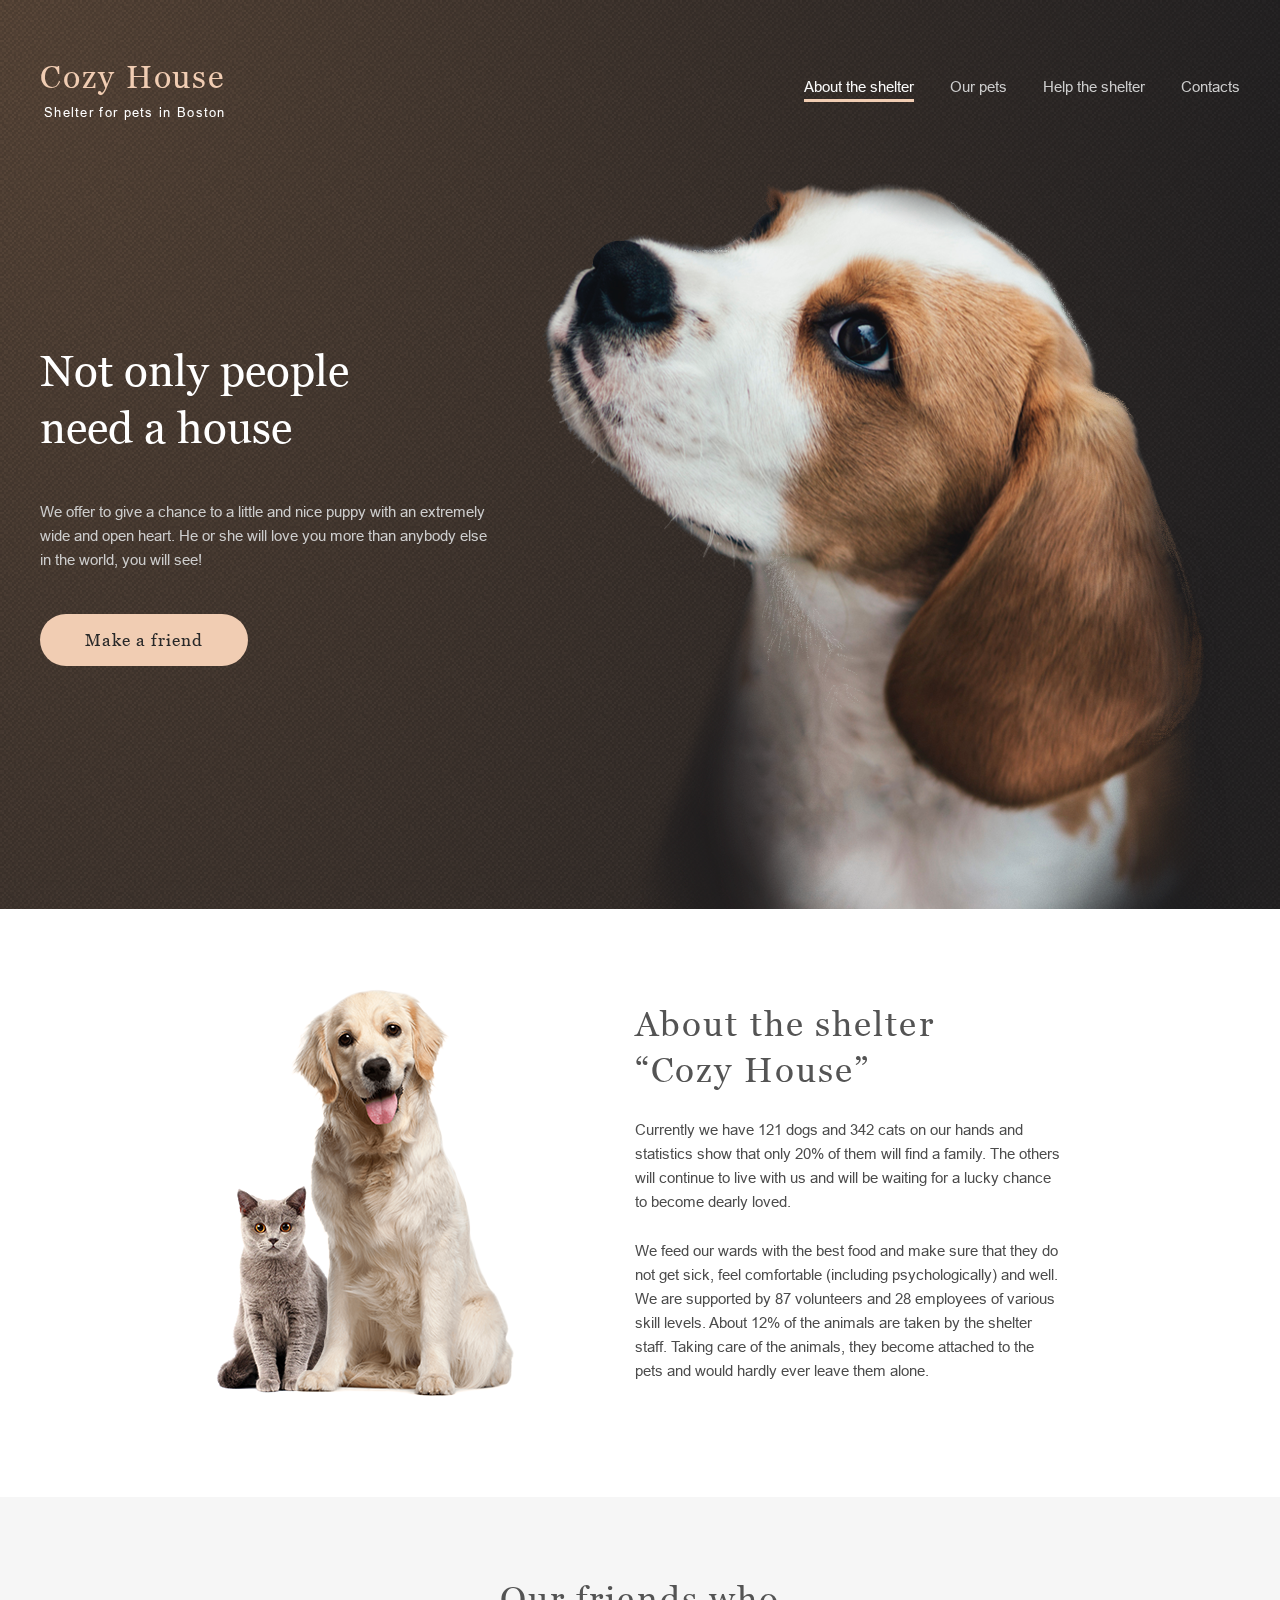
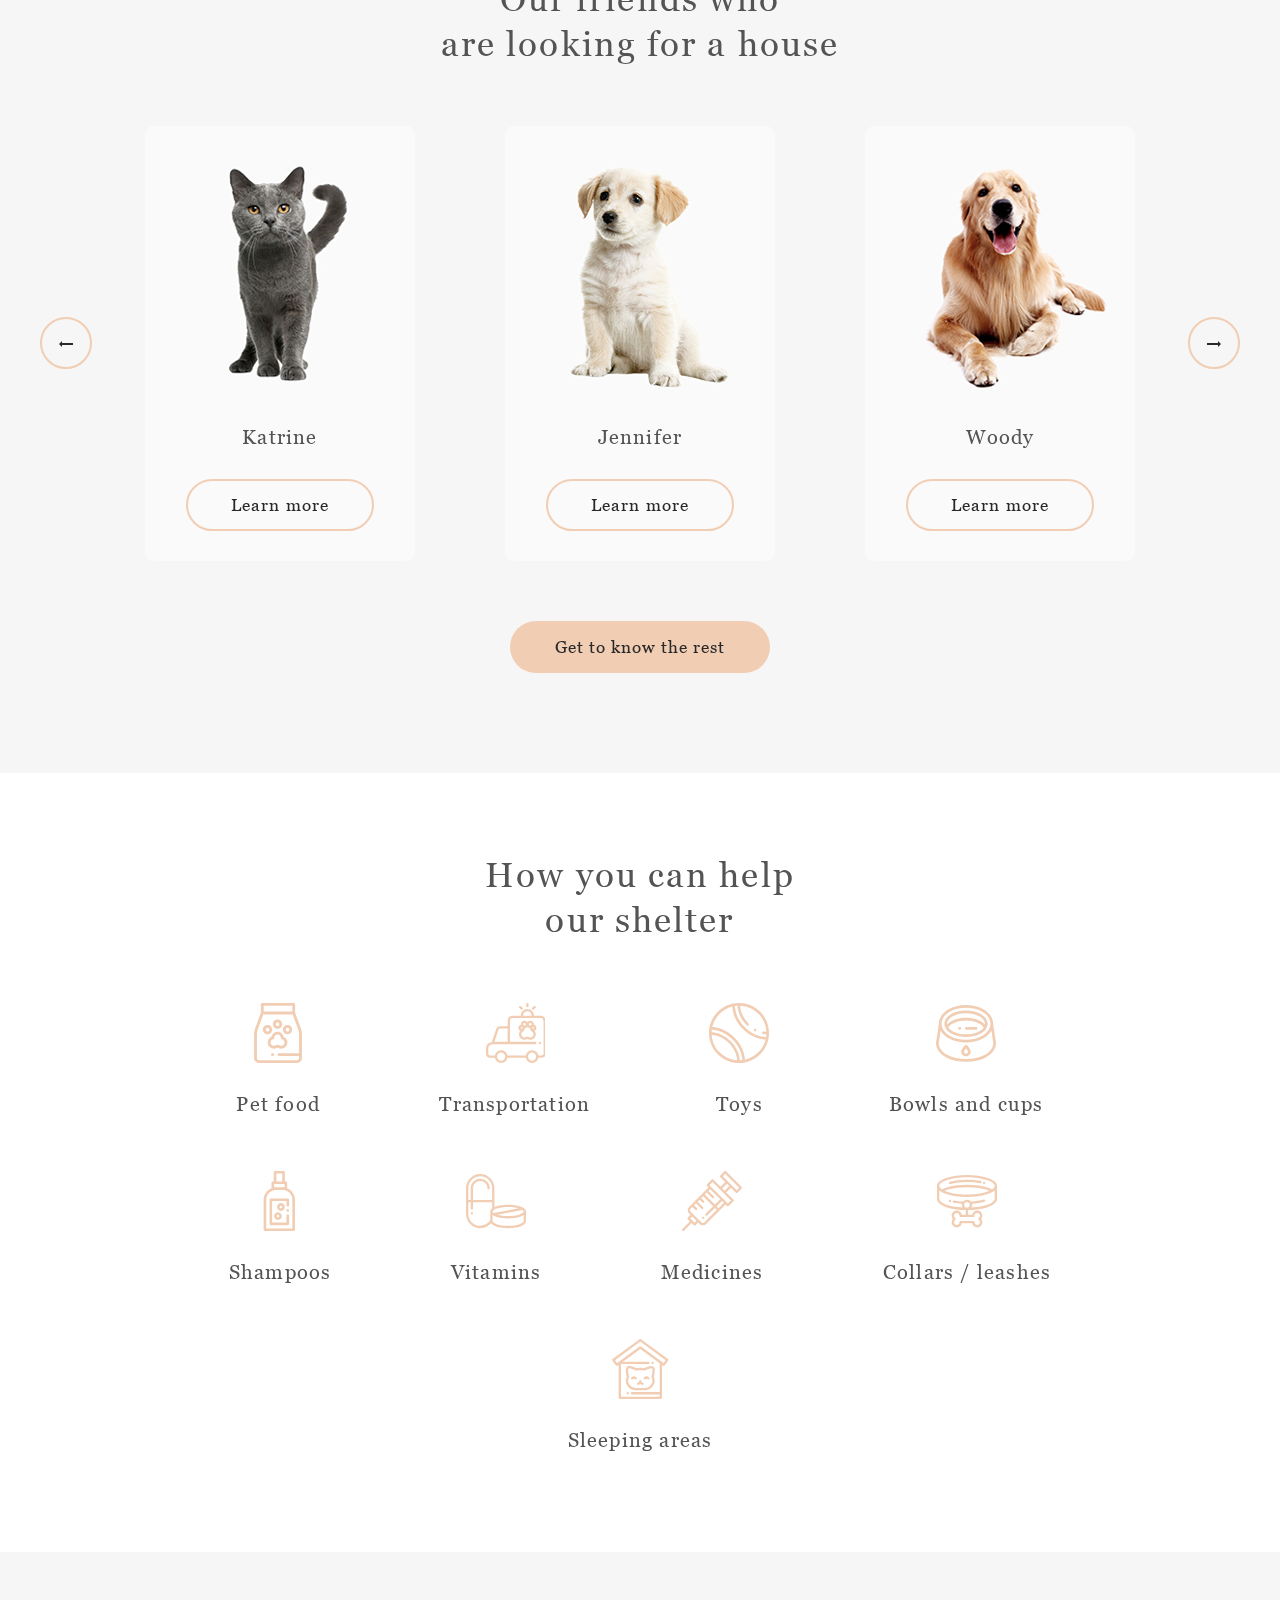
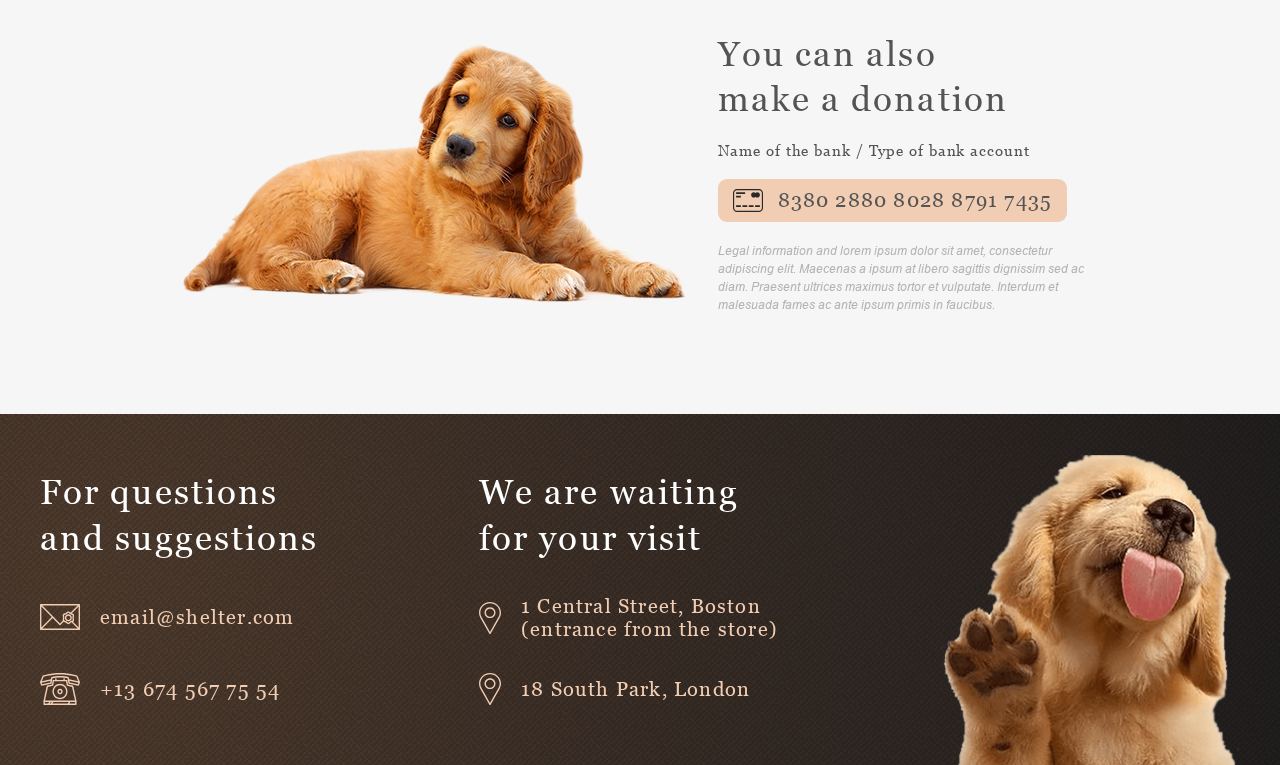
<file: assets/pages/main/index.html>
<!DOCTYPE html>
<html lang="en">
<head>
  <meta charset="UTF-8">
  <meta content="width=device-width, initial-scale=1.0"
        name="viewport">
  <meta content="ie=edge" http-equiv="X-UA-Compatible">
  <title>shelter</title>
  <link href="styles.css" rel="stylesheet">
  <link rel="shortcut icon" href="../../icons/favicon.ico" type="image/x-icon">
  <link as="font" href="../../fonts/Georgia.woff2" rel="preload">
  <link as="font" href="../../fonts/Georgia-Italic.woff2" rel="preload">
  <link as="font" href="../../fonts/ArialMT.woff2" rel="preload">
  <link as="font" href="../../fonts/Arial-ItalicMT.woff2" rel="preload">
</head>
<body>
<div class="wrapper">
  <header class="header header__main container">
    <div class="logo">
      <h1 class="logo__title">Cozy House</h1>
      <p class="logo__text">Shelter for pets in Boston</p>
    </div>
    <div class="nav__cover"></div>
    <nav class="nav">

      <div class="logo logo_mobile-menu">
        <div class="logo__title h1">Cozy House</div>
        <p class="logo__text">Shelter for pets in Boston</p>
      </div>
      <ul class="menu paragraph-l">
        <li class="menu__item menu__item_active"><a class="link menu__link" href="#">About the
          shelter</a></li>
        <li class="menu__item"><a class="link menu__link" href="../pets/index.html">Our pets</a></li>
        <li class="menu__item"><a class="link menu__link" href="#help">Help the shelter</a></li>
        <li class="menu__item"><a class="link menu__link" href="#footer">Contacts</a></li>
      </ul>
    </nav>
    <div class="burger" id="burger">
      <span class="burger-line"></span>
      <span class="burger-line"></span>
      <span class="burger-line"></span>
    </div>
  </header>

  <main class="main">
    <section class="hero container">
      <div class="hero-text-wrapper">
        <h2 class="hero-title">Not only people need a house</h2>
        <p class="hero-text paragraph-l">We offer to give a chance to a little and nice puppy with an extremely wide
          and open heart. He or she will love you more than anybody else in the world, you will see!</p>
        <button class="button hero-button" type="button" onClick='location.href="#friends"'>Make a
          friend
        </button>
      </div>
      <img alt="Dog image" class="hero-image" src="../../images/start-screen-puppy.png">
    </section>

    <section class="about container">
      <img alt="Pets picture" class="about-image" src="../../images/about-pets.png">
      <div class="about-text-wrapper">
        <h3 class="about-title">About the shelter “Cozy House”</h3>
        <p class="about-text-1 paragraph-l">Currently we have 121 dogs and 342 cats on our hands and statistics show
          that only 20%
          of them will find a family. The others will continue to live with us and will be waiting for a lucky chance to
          become dearly loved.</p>
        <p class="about-text-2 paragraph-l">We feed our wards with the best food and make sure that they do not get
          sick, feel
          comfortable (including psychologically) and well. We are supported by 87 volunteers and 28 employees of
          various skill levels. About 12% of the animals are taken by the shelter staff. Taking care of the animals,
          they become attached to the pets and would hardly ever leave them alone.</p>
      </div>
    </section>

    <section class="friends" id="friends">
      <h3 class="friends-title">Our friends who<br>
        are looking for a house</h3>
      <!--  ============ SLIDER ============ -->
      <div class="slider">
        <div class="slider__buttons">
          <button class="slider__button slider__button_left" type="button"></button>
          <button class="slider__button slider__button_right" type="button"></button>
        </div>
        <div class="slider__wrapper">
          <div class="slider__body">
          </div>
        </div>
      </div>
      <!-- ============ SLIDER END ============ -->
      <button class="button friends-button" type="button" onClick='location.href="../../pages/pets/index.html"'>Get to
        know the rest
      </button>
    </section>

    <section class="help container" id="help">
      <h3 class="help-title">How you can help our shelter</h3>
      <div class="help__cards-list">
        <div class="help__card">
          <div class="help__card-img pet-food"></div>
          <h4 class="help__card-title">Pet food</h4>
        </div>
        <div class="help__card">
          <div class="help__card-img transportation"></div>
          <h4 class="help__card-title">Transportation</h4>
        </div>
        <div class="help__card">
          <div class="help__card-img toys"></div>
          <h4 class="help__card-title">Toys</h4>
        </div>
        <div class="help__card">
          <div class="help__card-img bowls-and-cups"></div>
          <h4 class="help__card-title">Bowls and cups</h4>
        </div>
        <div class="help__card">
          <div class="help__card-img shampoos"></div>
          <h4 class="help__card-title">Shampoos</h4>
        </div>
        <div class="help__card">
          <div class="help__card-img vitamins"></div>
          <h4 class="help__card-title">Vitamins</h4>
        </div>
        <div class="help__card">
          <div class="help__card-img medicines"></div>
          <h4 class="help__card-title">Medicines</h4>
        </div>
        <div class="help__card">
          <div class="help__card-img collars-leashes"></div>
          <h4 class="help__card-title">Collars / leashes</h4>
        </div>
        <div class="help__card">
          <div class="help__card-img sleeping-areas"></div>
          <h4 class="help__card-title">Sleeping areas</h4>
        </div>

      </div>
    </section>

    <section class="donation" id="donation">
      <img class="donation__img" src="../../images/donation-dog.png" alt="Donation dog image">
      <div class="donation__content">
        <h3 class="donation__title">You can also<br>make a donation</h3>
        <p class="donation__text h5">Name of the bank / Type of bank account</p>
        <a class="link card-number-link" href="#donation">
          <div class="donation__credit-card">
            <div class="credit-card-img"></div>
            <h4 class="card-number">8380 2880 8028 8791 7435</h4>
          </div>
        </a>
        <p class="donation__legal paragraph-s">Legal information and lorem ipsum dolor sit amet, consectetur adipiscing
          elit. Maecenas a ipsum at libero sagittis dignissim sed ac diam. Praesent ultrices maximus tortor et
          vulputate. Interdum et malesuada fames ac ante ipsum primis in faucibus.</p>
      </div>

    </section>

  </main>

  <footer class="footer container" id="footer">
    <div class="footer__wrapper">
      <div class="footer__questions">
        <h3 class="footer__questions-title">For questions and suggestions</h3>
        <a class="footer__link h4 footer__link-email" href="mailto:email@shelter.com">
          <div class="footer__link-icon email-icon"></div>
          email@shelter.com
        </a>
        <a class="footer__link h4 footer__link-phone" href="tel:+136745677554">
          <div class="footer__link-icon phone-icon"></div>
          +13 674 567 75 54
        </a>
      </div>
      <div class="footer__visit">
        <h3 class="footer__visit-title">We are waiting for your visit</h3>
        <a class="footer__link address-1-link h4" href="https://goo.gl/maps/HfEFEu9cFeD2REUr5" target="_blank">
          <div class="footer__link-icon-visit marker-icon"></div>
          1 Central Street, Boston (entrance from the store)
        </a>
        <a class="footer__link address-2-link h4" href="https://goo.gl/maps/HmG1bRgSvxXBJmz3A" target="_blank">
          <div class="footer__link-icon-visit marker-icon"></div>
          18 South Park, London
        </a>

      </div>
    </div>
    <img class="footer__img" src="../../images/footer-puppy.png" alt="Puppy image">

  </footer>

</div>
<div class="popup" onclick="closePopup()"></div>
<script src="index.js"></script>
</body>
</html>
</file>
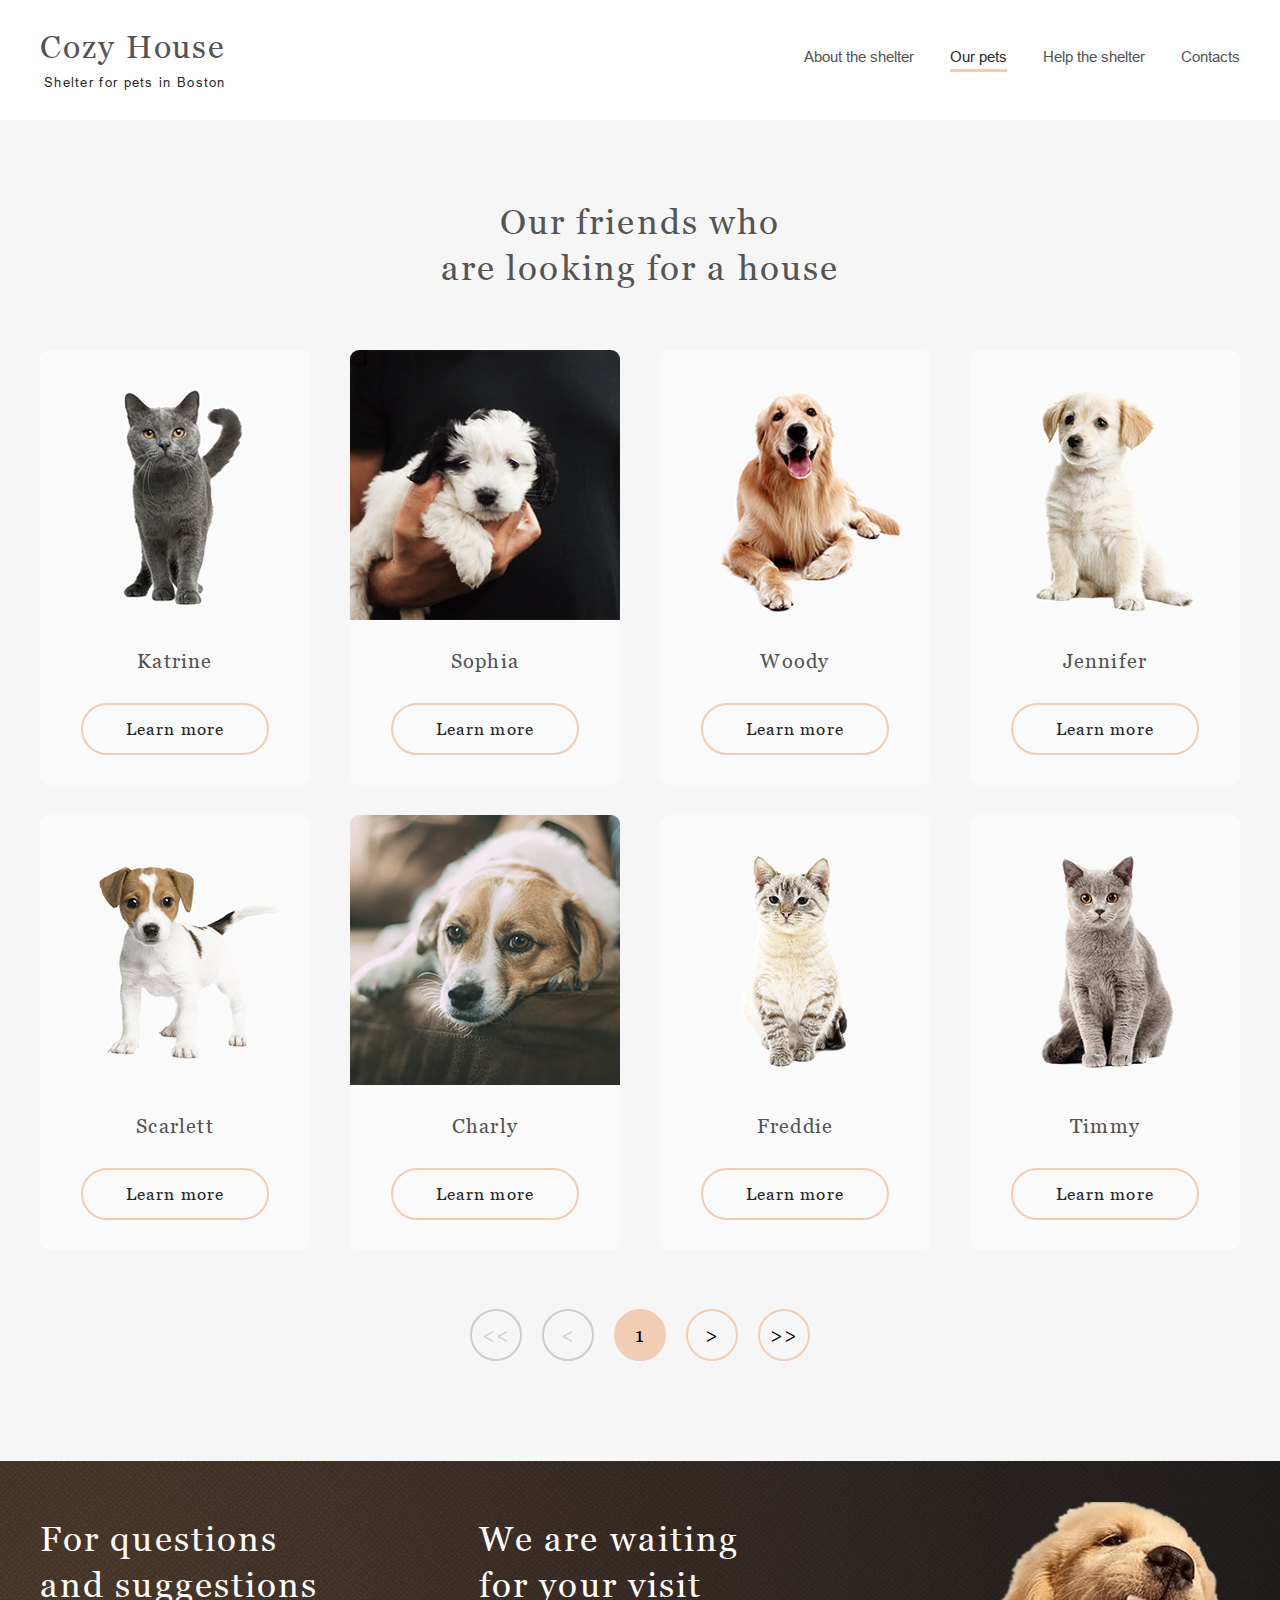
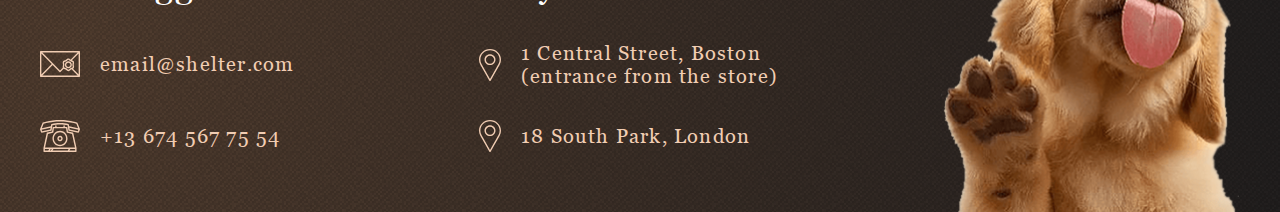
<file: assets/pages/pets/index.html>
<!DOCTYPE html>
<html lang="en">
<head>
  <meta charset="UTF-8">
  <meta content="width=device-width, initial-scale=1.0"
        name="viewport">
  <meta content="ie=edge" http-equiv="X-UA-Compatible">
  <title>Our Pets | shelter</title>
  <link href="styles.css" rel="stylesheet">
  <link rel="shortcut icon" href="../../icons/favicon.ico" type="image/x-icon">
  <link as="font" href="../../fonts/Georgia.woff2" rel="preload">
  <link as="font" href="../../fonts/Georgia-Italic.woff2" rel="preload">
  <link as="font" href="../../fonts/ArialMT.woff2" rel="preload">
  <link as="font" href="../../fonts/Arial-ItalicMT.woff2" rel="preload">
</head>
<body>
<div class="wrapper">
  <header class="header header__pets container">
    <a href="../main/index.html" class="logo-link">
      <div class="logo">
        <h1 class="logo__title logo__title_pets">Cozy House</h1>
        <p class="logo__text logo__text_pets">Shelter for pets in Boston</p>
      </div>
    </a>
    <div class="nav__cover"></div>
    <nav class="nav nav_pets">
      <div class="logo logo_mobile-menu">
        <div class="logo__title logo__title_pets h1">Cozy House</div>
        <p class="logo__text logo__text_pets">Shelter for pets in Boston</p>
      </div>
      <ul class="menu paragraph-l">
        <li class="menu__item"><a class="link menu__link menu__link_pets" href="../main/index.html">About the
          shelter</a></li>
        <li class="menu__item menu__item_active"><a class="link menu__link menu__link_pets" href="#">Our pets</a></li>
        <li class="menu__item"><a class="link menu__link menu__link_pets" href="../main/index.html#help">Help
          the shelter</a></li>
        <li class="menu__item"><a class="link menu__link menu__link_pets" href="#footer">Contacts</a></li>
      </ul>
    </nav>
    <div class="burger" id="burger">
      <span class="burger-line burger-line_pets"></span>
      <span class="burger-line burger-line_pets"></span>
      <span class="burger-line burger-line_pets"></span>
    </div>
  </header>

  <main class="main">

    <section class="friends" id="friends">
      <h3 class="friends-title">Our friends who<br>
        are looking for a house</h3>
      <!-- ============ SLIDER ============ -->
      <div class="slider">
        <div class="slider__wrapper">
          <div class="slider__body">
          </div>
        </div>
        <div class="slider__buttons">
          <button class="slider__button slider__button_page-first button-inactive" type="button">&lt;&lt;</button>
          <button class="slider__button slider__button_page-left button-inactive" type="button">&lt;</button>
          <button class="slider__button slider__button_page-number" type="button">1</button>
          <button class="slider__button slider__button_page-right" type="button">&gt;</button>
          <button class="slider__button slider__button_page-last" type="button">&gt;&gt;</button>
        </div>
      </div>
      <!-- ============ SLIDER END ============ -->
    </section>

  </main>

  <footer class="footer container" id="footer">
    <div class="footer__wrapper">
      <div class="footer__questions">
        <h3 class="footer__questions-title">For questions and suggestions</h3>
        <a class="footer__link h4 footer__link-email" href="mailto:email@shelter.com">
          <div class="footer__link-icon email-icon"></div>
          email@shelter.com
        </a>
        <a class="footer__link h4 footer__link-phone" href="tel:+136745677554">
          <div class="footer__link-icon phone-icon"></div>
          +13 674 567 75 54
        </a>
      </div>
      <div class="footer__visit">
        <h3 class="footer__visit-title">We are waiting for your visit</h3>
        <a class="footer__link address-1-link h4" href="https://goo.gl/maps/HfEFEu9cFeD2REUr5" target="_blank">
          <div class="footer__link-icon-visit marker-icon"></div>
          1 Central Street, Boston (entrance from the store)
        </a>
        <a class="footer__link address-2-link h4" href="https://goo.gl/maps/HmG1bRgSvxXBJmz3A" target="_blank">
          <div class="footer__link-icon-visit marker-icon"></div>
          18 South Park, London
        </a>

      </div>
    </div>
    <img class="footer__img" src="../../images/footer-puppy.png" alt="Puppy image">

  </footer>

</div>
<div class="popup" onclick="closePopup()"></div>
<script src="index.js"></script>
</body>
</html>
</file>
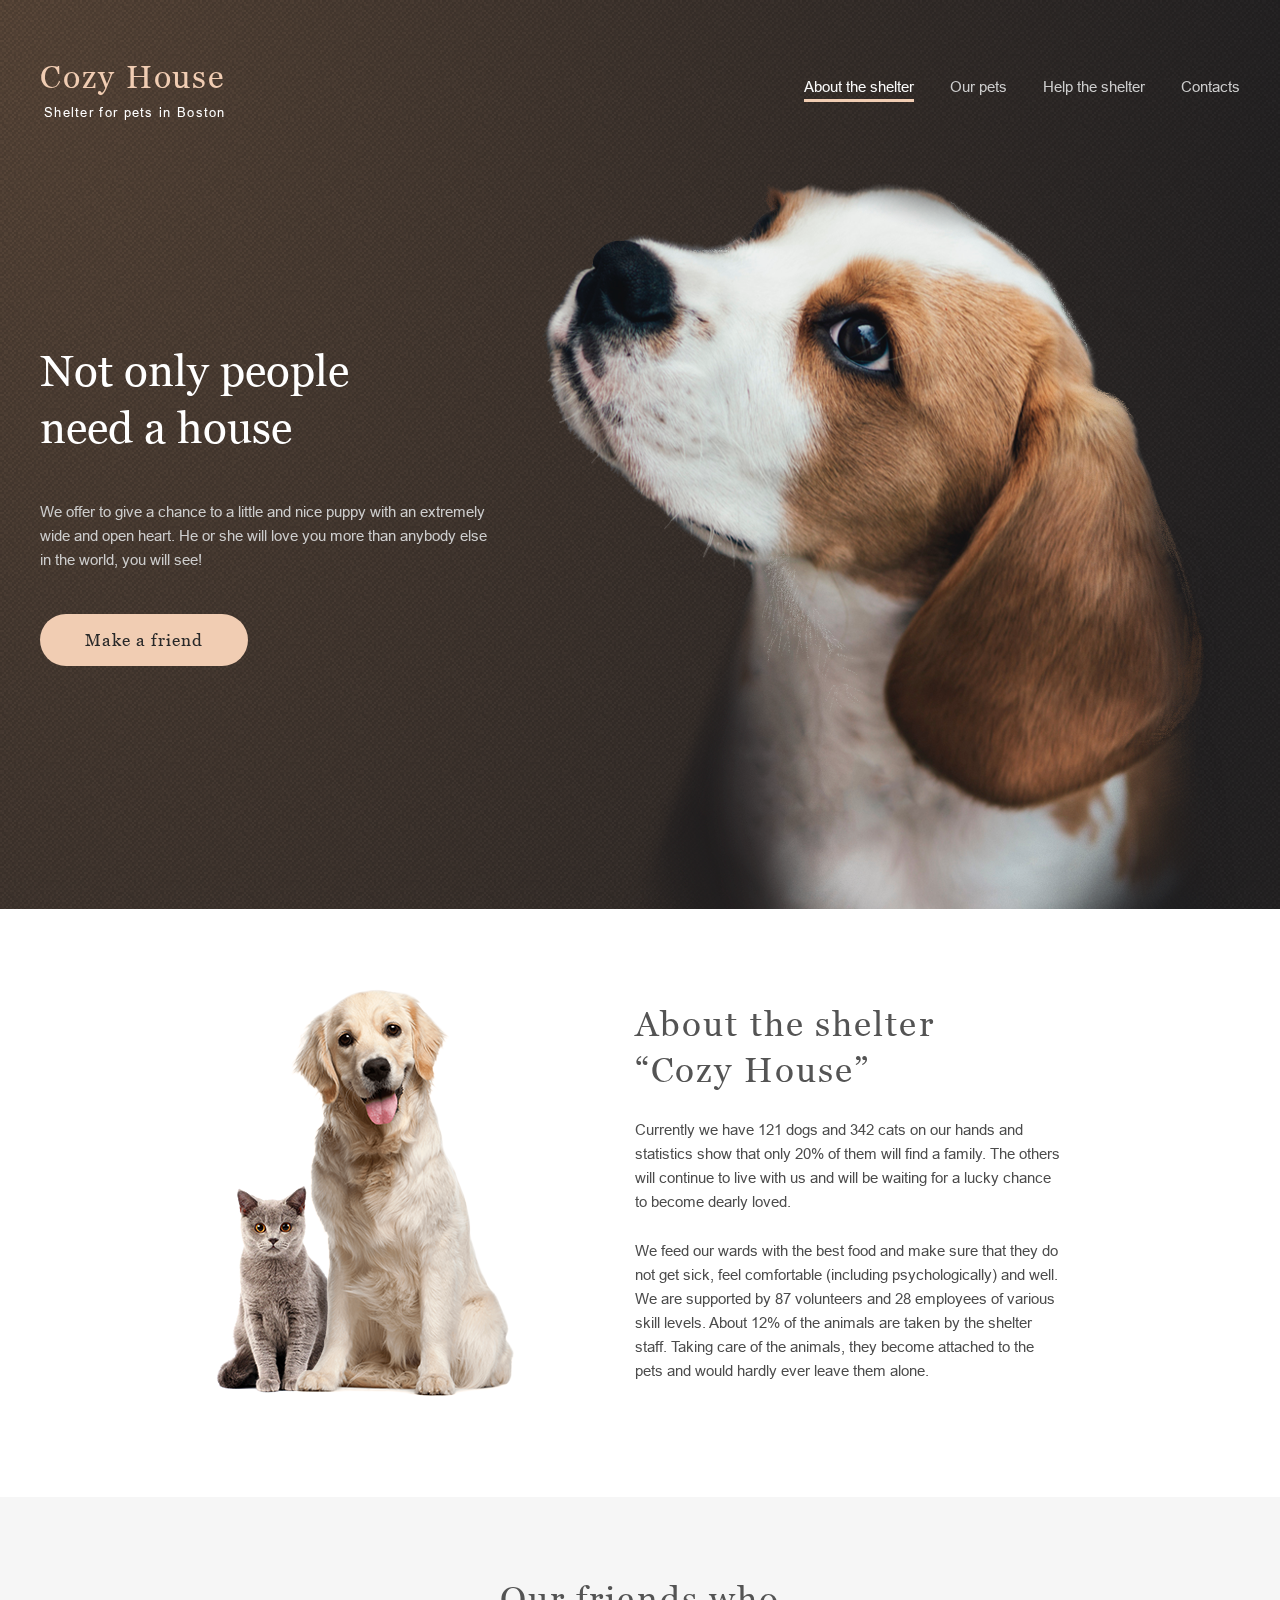
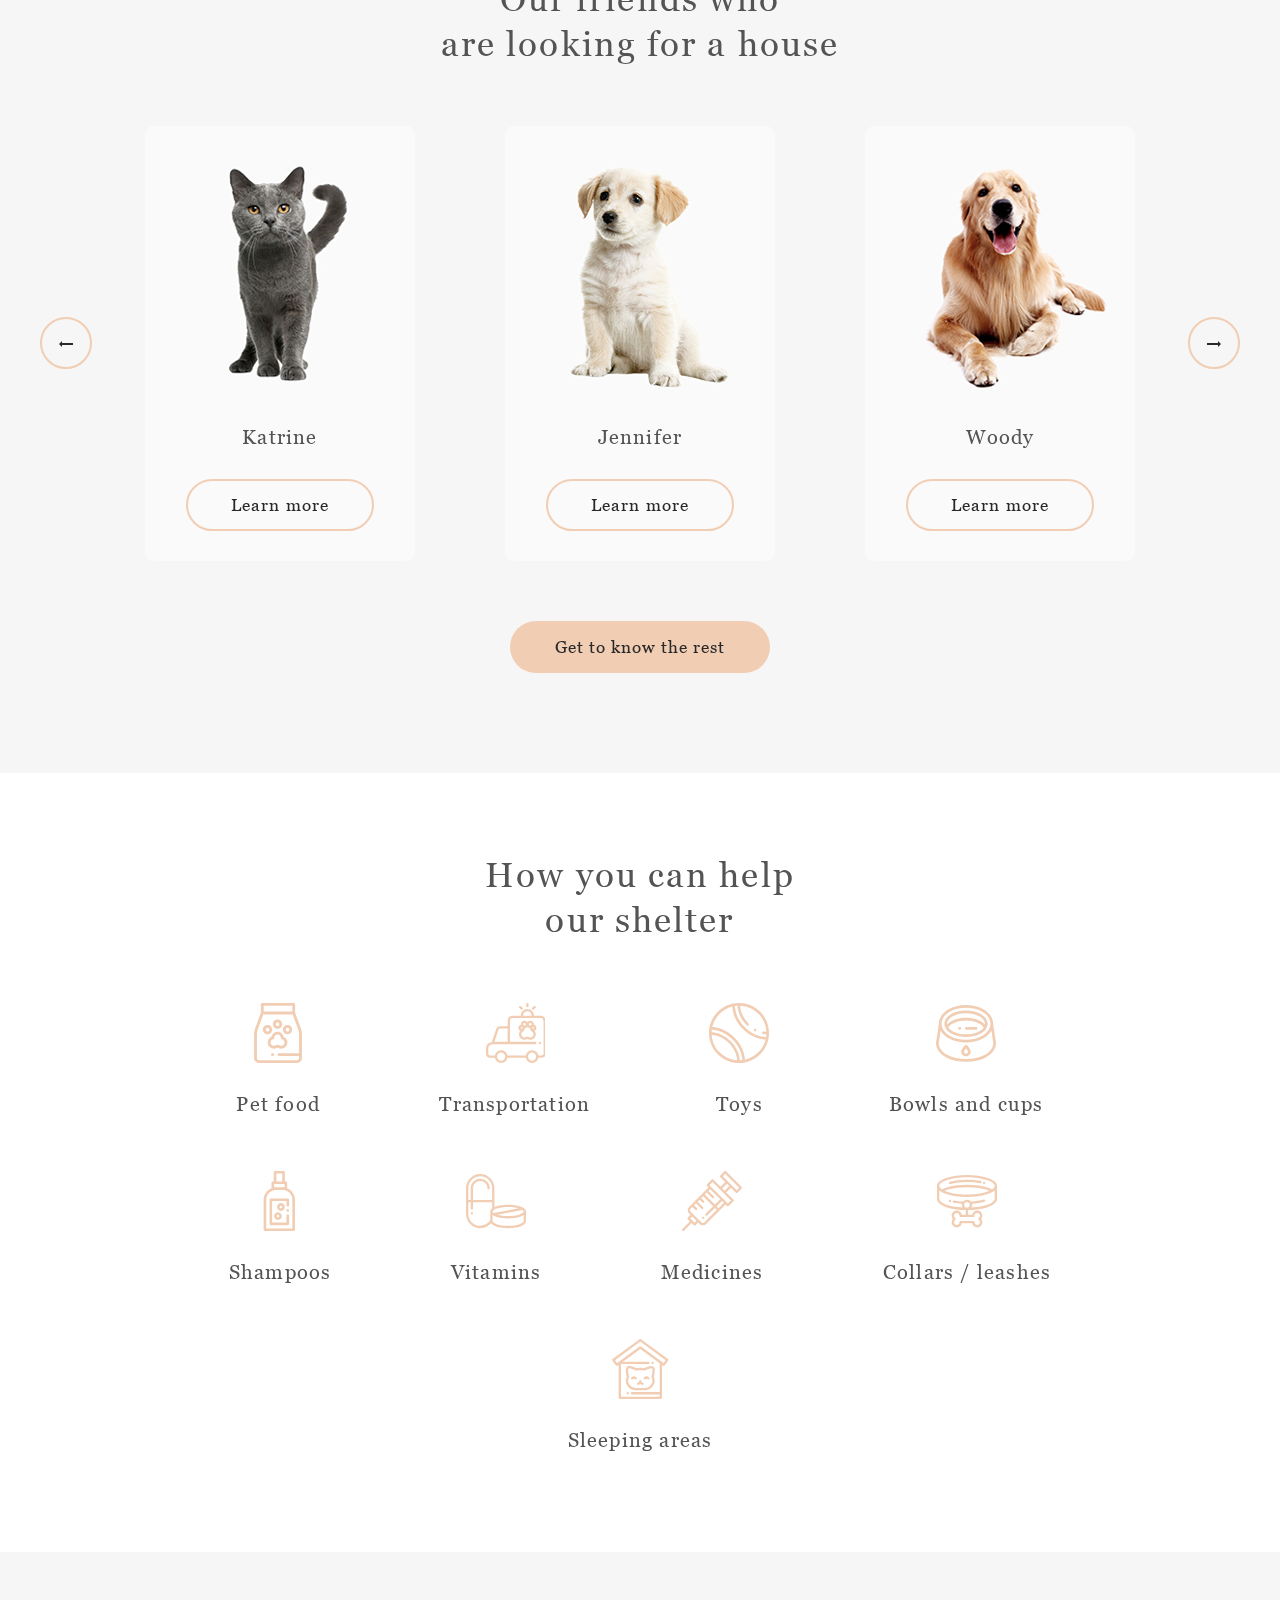
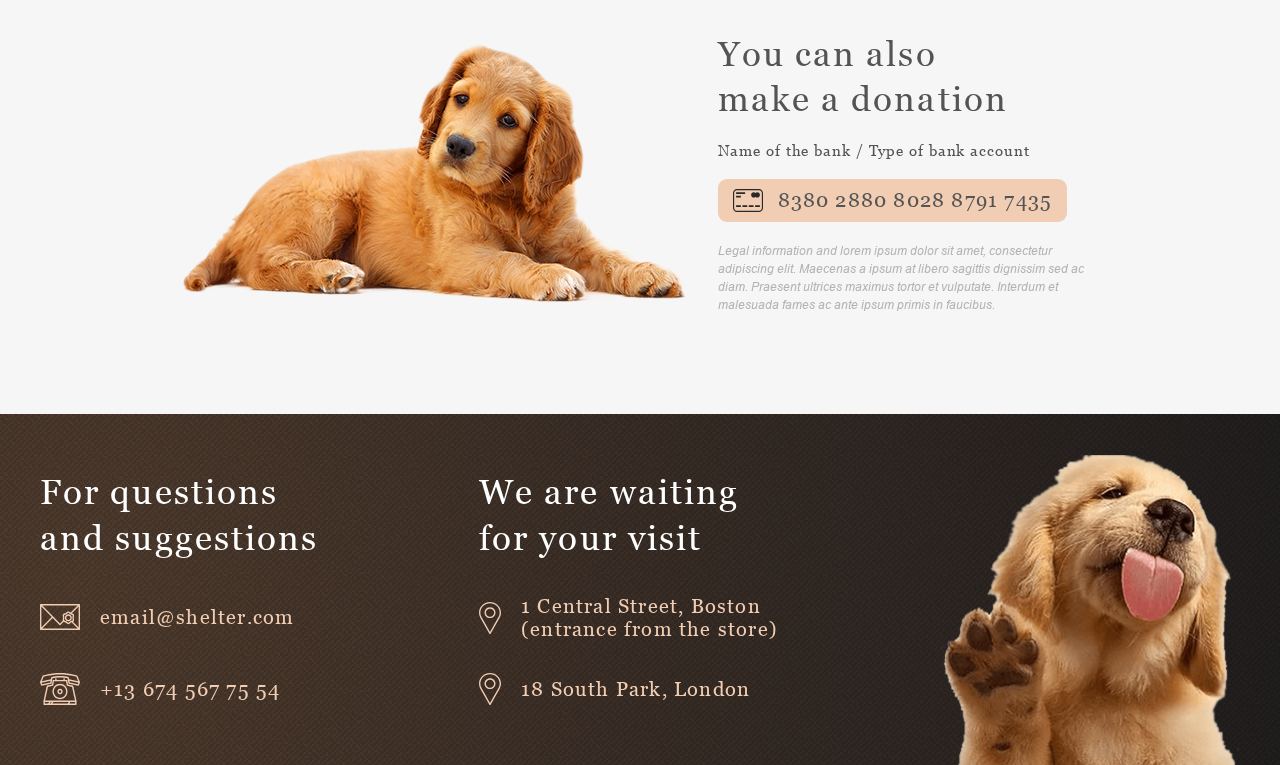
<file: shelter/assets/pages/main/index.html>
<!doctype html>
<html lang="en">
<head>
  <meta charset="UTF-8">
  <meta content="width=device-width, initial-scale=1.0"
        name="viewport">
  <meta content="ie=edge" http-equiv="X-UA-Compatible">
  <title>shelter</title>
  <link href="styles.css" rel="stylesheet">
  <link rel="shortcut icon" href="../../icons/favicon.ico" type="image/x-icon">
  <link as="font" href="../../fonts/Georgia.woff2" rel="preload">
  <link as="font" href="../../fonts/Georgia-Italic.woff2" rel="preload">
  <link as="font" href="../../fonts/ArialMT.woff2" rel="preload">
  <link as="font" href="../../fonts/Arial-ItalicMT.woff2" rel="preload">
</head>
<body>
<div class="wrapper">
  <header class="header header__main container">
    <div class="logo">
      <h1 class="logo__title">Cozy House</h1>
      <p class="logo__text">Shelter for pets in Boston</p>
    </div>
    <div class="nav__cover"></div>
    <nav class="nav">

      <div class="logo logo_mobile-menu">
        <div class="logo__title h1">Cozy House</div>
        <p class="logo__text">Shelter for pets in Boston</p>
      </div>
      <ul class="menu paragraph-l">
        <li class="menu__item menu__item_active"><a class="link menu__link" href="#">About the
          shelter</a></li>
        <li class="menu__item"><a class="link menu__link" href="../../pages/pets/index.html">Our pets</a></li>
        <li class="menu__item"><a class="link menu__link" href="#help">Help the shelter</a></li>
        <li class="menu__item"><a class="link menu__link" href="#footer">Contacts</a></li>
      </ul>
    </nav>
    <div class="burger" id="burger">
      <span class="burger-line"></span>
      <span class="burger-line"></span>
      <span class="burger-line"></span>
    </div>
  </header>

  <main class="main">
    <section class="hero container">
      <div class="hero-text-wrapper">
        <h2 class="hero-title">Not only people need a house</h2>
        <p class="hero-text paragraph-l">We offer to give a chance to a little and nice puppy with an extremely wide
          and open heart. He or she will love you more than anybody else in the world, you will see!</p>
        <button class="button hero-button" type="button" onClick='location.href="#friends"'>Make a
          friend
        </button>
      </div>
      <img alt="Dog image" class="hero-image" src="../../images/start-screen-puppy.png">
    </section>

    <section class="about container">
      <img alt="Pets picture" class="about-image" src="../../images/about-pets.png">
      <div class="about-text-wrapper">
        <h3 class="about-title">About the shelter “Cozy House”</h3>
        <p class="about-text-1 paragraph-l">Currently we have 121 dogs and 342 cats on our hands and statistics show
          that only 20%
          of them will find a family. The others will continue to live with us and will be waiting for a lucky chance to
          become dearly loved.</p>
        <p class="about-text-2 paragraph-l">We feed our wards with the best food and make sure that they do not get
          sick, feel
          comfortable (including psychologically) and well. We are supported by 87 volunteers and 28 employees of
          various skill levels. About 12% of the animals are taken by the shelter staff. Taking care of the animals,
          they become attached to the pets and would hardly ever leave them alone.</p>
      </div>
    </section>

    <section class="friends" id="friends">
      <h3 class="friends-title">Our friends who<br>
        are looking for a house</h3>
      <!--  ============ SLIDER ============ -->
      <div class="slider">
        <div class="slider__buttons">
          <button class="slider__button slider__button_left" type="button"></button>
          <button class="slider__button slider__button_right" type="button"></button>
        </div>
        <div class="slider__wrapper">
          <div class="slider__body">
          </div>
        </div>
      </div>
      <!-- ============ SLIDER END ============ -->
      <button class="button friends-button" type="button" onClick='location.href="../../pages/pets/index.html"'>Get to
        know the rest
      </button>
    </section>

    <section class="help container" id="help">
      <h3 class="help-title">How you can help our shelter</h3>
      <div class="help__cards-list">
        <div class="help__card">
          <div class="help__card-img pet-food"></div>
          <h4 class="help__card-title">Pet food</h4>
        </div>
        <div class="help__card">
          <div class="help__card-img transportation"></div>
          <h4 class="help__card-title">Transportation</h4>
        </div>
        <div class="help__card">
          <div class="help__card-img toys"></div>
          <h4 class="help__card-title">Toys</h4>
        </div>
        <div class="help__card">
          <div class="help__card-img bowls-and-cups"></div>
          <h4 class="help__card-title">Bowls and cups</h4>
        </div>
        <div class="help__card">
          <div class="help__card-img shampoos"></div>
          <h4 class="help__card-title">Shampoos</h4>
        </div>
        <div class="help__card">
          <div class="help__card-img vitamins"></div>
          <h4 class="help__card-title">Vitamins</h4>
        </div>
        <div class="help__card">
          <div class="help__card-img medicines"></div>
          <h4 class="help__card-title">Medicines</h4>
        </div>
        <div class="help__card">
          <div class="help__card-img collars-leashes"></div>
          <h4 class="help__card-title">Collars / leashes</h4>
        </div>
        <div class="help__card">
          <div class="help__card-img sleeping-areas"></div>
          <h4 class="help__card-title">Sleeping areas</h4>
        </div>

      </div>
    </section>

    <section class="donation" id="donation">
      <img class="donation__img" src="../../images/donation-dog.png" alt="Donation dog image">
      <div class="donation__content">
        <h3 class="donation__title">You can also<br>make a donation</h3>
        <p class="donation__text h5">Name of the bank / Type of bank account</p>
        <a class="link card-number-link" href="#donation">
          <div class="donation__credit-card">
            <div class="credit-card-img"></div>
            <h4 class="card-number">8380 2880 8028 8791 7435</h4>
          </div>
        </a>
        <p class="donation__legal paragraph-s">Legal information and lorem ipsum dolor sit amet, consectetur adipiscing
          elit. Maecenas a ipsum at libero sagittis dignissim sed ac diam. Praesent ultrices maximus tortor et
          vulputate. Interdum et malesuada fames ac ante ipsum primis in faucibus.</p>
      </div>

    </section>

  </main>

  <footer class="footer container" id="footer">
    <div class="footer__wrapper">
      <div class="footer__questions">
        <h3 class="footer__questions-title">For questions and suggestions</h3>
        <a class="footer__link h4 footer__link-email" href="mailto:email@shelter.com">
          <div class="footer__link-icon email-icon"></div>
          email@shelter.com
        </a>
        <a class="footer__link h4 footer__link-phone" href="tel:+136745677554">
          <div class="footer__link-icon phone-icon"></div>
          +13 674 567 75 54
        </a>
      </div>
      <div class="footer__visit">
        <h3 class="footer__visit-title">We are waiting for your visit</h3>
        <a class="footer__link address-1-link h4" href="https://goo.gl/maps/HfEFEu9cFeD2REUr5" target="_blank">
          <div class="footer__link-icon-visit marker-icon"></div>
          1 Central Street, Boston (entrance from the store)
        </a>
        <a class="footer__link address-2-link h4" href="https://goo.gl/maps/HmG1bRgSvxXBJmz3A" target="_blank">
          <div class="footer__link-icon-visit marker-icon"></div>
          18 South Park, London
        </a>

      </div>
    </div>
    <img class="footer__img" src="../../images/footer-puppy.png" alt="Puppy image">

  </footer>

</div>
<div class="popup" onclick="closePopup()"></div>
<script src="index.js"></script>
</body>
</html>
</file>
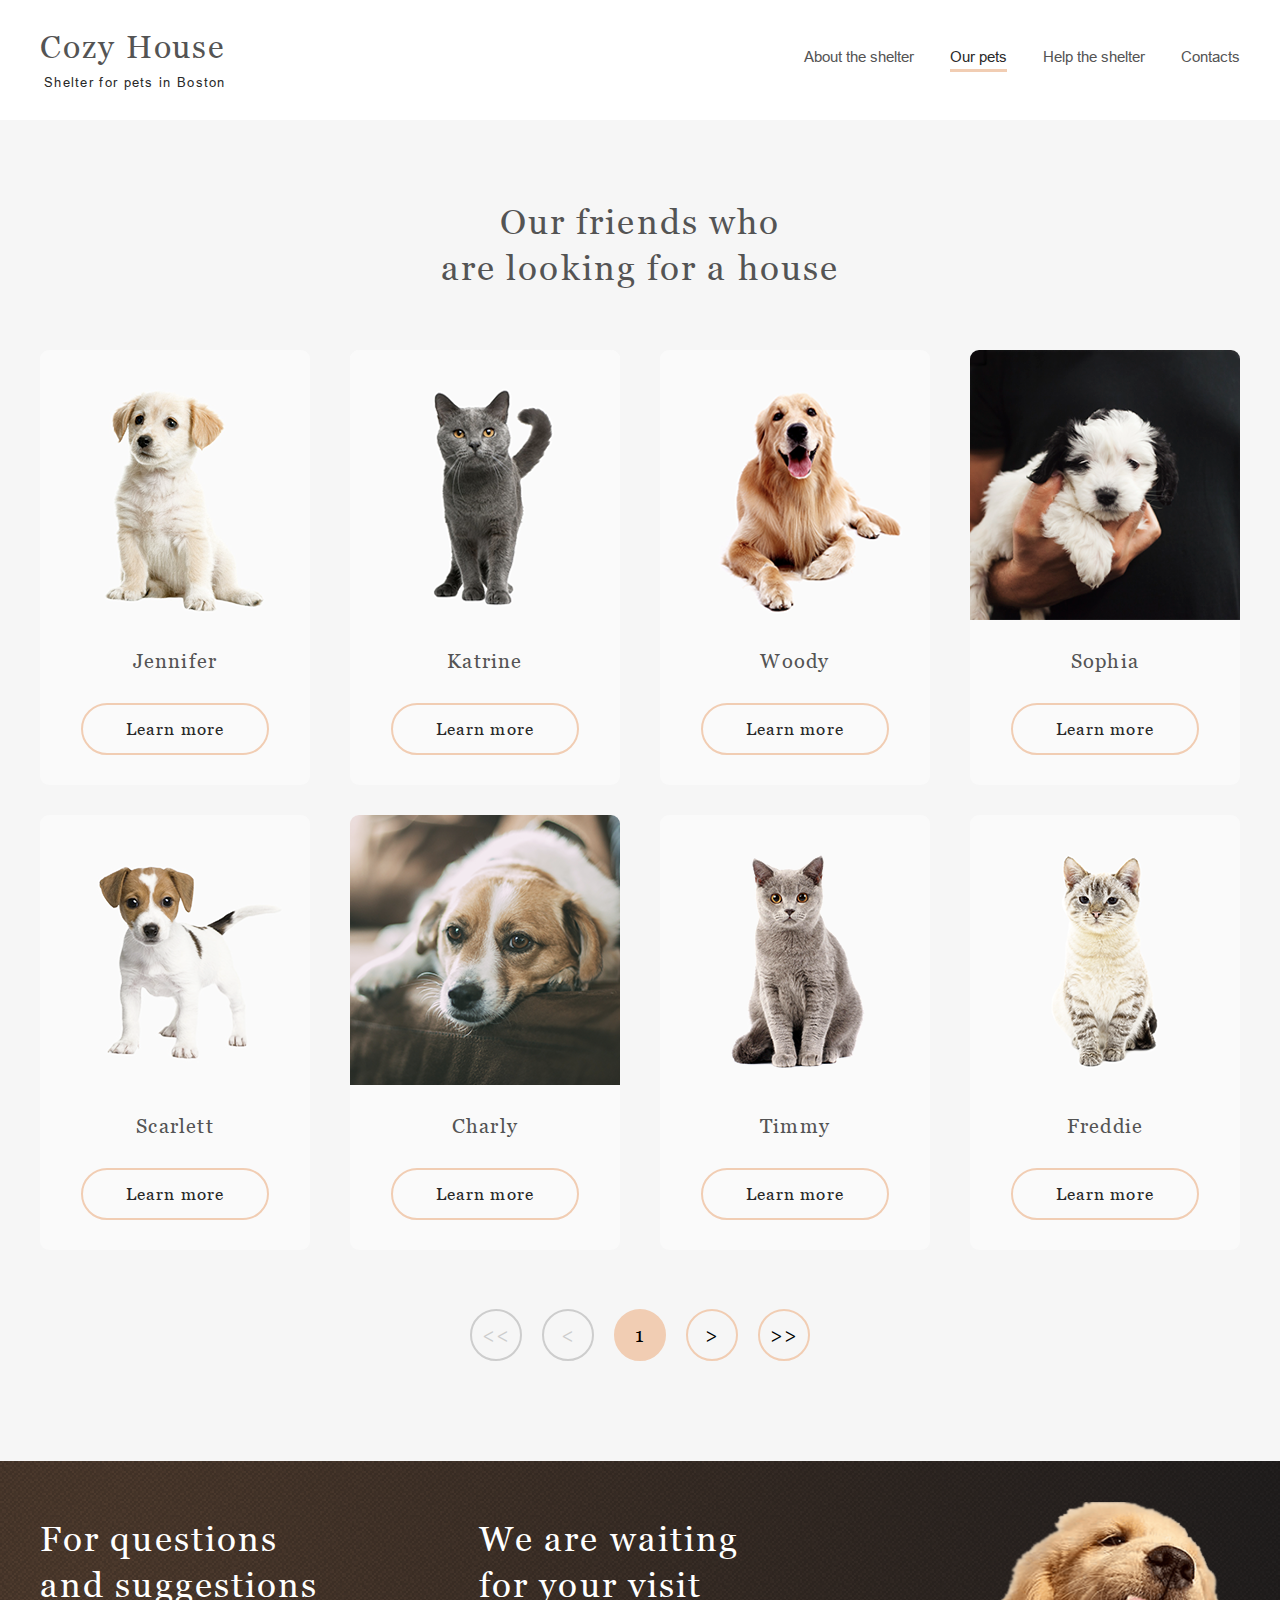
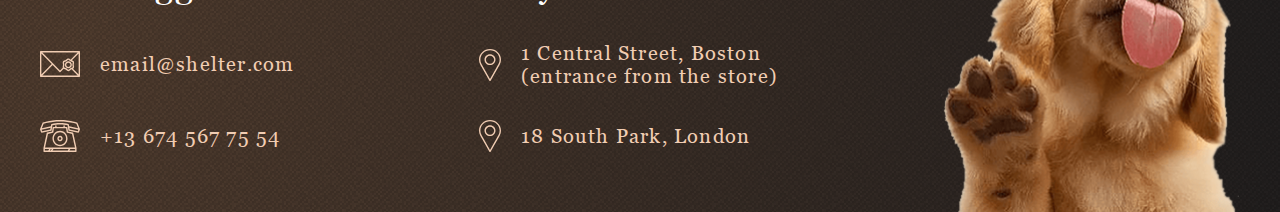
<file: shelter/assets/pages/pets/index.html>
<!doctype html>
<html lang="en">
<head>
  <meta charset="UTF-8">
  <meta content="width=device-width, initial-scale=1.0"
        name="viewport">
  <meta content="ie=edge" http-equiv="X-UA-Compatible">
  <title>Our Pets | shelter</title>
  <link href="styles.css" rel="stylesheet">
  <link rel="shortcut icon" href="../../icons/favicon.ico" type="image/x-icon">
  <link as="font" href="../../fonts/Georgia.woff2" rel="preload">
  <link as="font" href="../../fonts/Georgia-Italic.woff2" rel="preload">
  <link as="font" href="../../fonts/ArialMT.woff2" rel="preload">
  <link as="font" href="../../fonts/Arial-ItalicMT.woff2" rel="preload">
</head>
<body>
<div class="wrapper">
  <header class="header header__pets container">
    <a href="../../pages/main/index.html" class="logo-link">
      <div class="logo">
        <h1 class="logo__title logo__title_pets">Cozy House</h1>
        <p class="logo__text logo__text_pets">Shelter for pets in Boston</p>
      </div>
    </a>
    <div class="nav__cover"></div>
    <nav class="nav nav_pets">
      <div class="logo logo_mobile-menu">
        <div class="logo__title logo__title_pets h1">Cozy House</div>
        <p class="logo__text logo__text_pets">Shelter for pets in Boston</p>
      </div>
      <ul class="menu paragraph-l">
        <li class="menu__item"><a class="link menu__link menu__link_pets" href="../../pages/main/index.html">About the
          shelter</a></li>
        <li class="menu__item menu__item_active"><a class="link menu__link menu__link_pets" href="#">Our pets</a></li>
        <li class="menu__item"><a class="link menu__link menu__link_pets" href="../../pages/main/index.html#help">Help
          the shelter</a></li>
        <li class="menu__item"><a class="link menu__link menu__link_pets" href="#footer">Contacts</a></li>
      </ul>
    </nav>
    <div class="burger" id="burger">
      <span class="burger-line burger-line_pets"></span>
      <span class="burger-line burger-line_pets"></span>
      <span class="burger-line burger-line_pets"></span>
    </div>
  </header>

  <main class="main">

    <section class="friends" id="friends">
      <h3 class="friends-title">Our friends who<br>
        are looking for a house</h3>
      <!-- ============ SLIDER ============ -->
      <div class="slider">
        <div class="slider__wrapper">
          <div class="slider__body">
          </div>
        </div>
        <div class="slider__buttons">
          <button class="slider__button slider__button_page-first button-inactive" type="button">&lt;&lt;</button>
          <button class="slider__button slider__button_page-left button-inactive" type="button">&lt;</button>
          <button class="slider__button slider__button_page-number" type="button">1</button>
          <button class="slider__button slider__button_page-right" type="button">&gt;</button>
          <button class="slider__button slider__button_page-last" type="button">&gt;&gt;</button>
        </div>
      </div>
      <!-- ============ SLIDER END ============ -->
    </section>

  </main>

  <footer class="footer container" id="footer">
    <div class="footer__wrapper">
      <div class="footer__questions">
        <h3 class="footer__questions-title">For questions and suggestions</h3>
        <a class="footer__link h4 footer__link-email" href="mailto:email@shelter.com">
          <div class="footer__link-icon email-icon"></div>
          email@shelter.com
        </a>
        <a class="footer__link h4 footer__link-phone" href="tel:+136745677554">
          <div class="footer__link-icon phone-icon"></div>
          +13 674 567 75 54
        </a>
      </div>
      <div class="footer__visit">
        <h3 class="footer__visit-title">We are waiting for your visit</h3>
        <a class="footer__link address-1-link h4" href="https://goo.gl/maps/HfEFEu9cFeD2REUr5" target="_blank">
          <div class="footer__link-icon-visit marker-icon"></div>
          1 Central Street, Boston (entrance from the store)
        </a>
        <a class="footer__link address-2-link h4" href="https://goo.gl/maps/HmG1bRgSvxXBJmz3A" target="_blank">
          <div class="footer__link-icon-visit marker-icon"></div>
          18 South Park, London
        </a>

      </div>
    </div>
    <img class="footer__img" src="../../images/footer-puppy.png" alt="Puppy image">

  </footer>

</div>
<div class="popup" onclick="closePopup()"></div>
<script src="index.js"></script>
</body>
</html>
</file>
<file: assets/pages/main/styles.css>
/*! normalize.css v8.0.1 | MIT License | github.com/necolas/normalize.css */
/* Document
   ========================================================================== */
/**
 * 1. Correct the line height in all browsers.
 * 2. Prevent adjustments of font size after orientation changes in iOS.
 */
html {
  line-height: 1.15;
  /* 1 */
  -webkit-text-size-adjust: 100%;
  /* 2 */
}

/* Sections
   ========================================================================== */
/**
 * Remove the margin in all browsers.
 */
body {
  margin: 0;
}

/**
 * Render the `main` element consistently in IE.
 */
main {
  display: block;
}

/**
 * Correct the font size and margin on `h1` elements within `section` and
 * `article` contexts in Chrome, Firefox, and Safari.
 */
h1 {
  font-size: 2em;
  margin: 0.67em 0;
}

/* Grouping content
   ========================================================================== */
/**
 * 1. Add the correct box sizing in Firefox.
 * 2. Show the overflow in Edge and IE.
 */
hr {
  box-sizing: content-box;
  /* 1 */
  height: 0;
  /* 1 */
  overflow: visible;
  /* 2 */
}

/**
 * 1. Correct the inheritance and scaling of font size in all browsers.
 * 2. Correct the odd `em` font sizing in all browsers.
 */
pre {
  font-family: monospace, monospace;
  /* 1 */
  font-size: 1em;
  /* 2 */
}

/* Text-level semantics
   ========================================================================== */
/**
 * Remove the gray background on active links in IE 10.
 */
a {
  background-color: transparent;
}

/**
 * 1. Remove the bottom border in Chrome 57-
 * 2. Add the correct text decoration in Chrome, Edge, IE, Opera, and Safari.
 */
abbr[title] {
  border-bottom: none;
  /* 1 */
  text-decoration: underline;
  /* 2 */
  /*text-decoration: underline dotted; /* 2 */
}

/**
 * Add the correct font weight in Chrome, Edge, and Safari.
 */
b,
strong {
  font-weight: bolder;
}

/**
 * 1. Correct the inheritance and scaling of font size in all browsers.
 * 2. Correct the odd `em` font sizing in all browsers.
 */
code,
kbd,
samp {
  font-family: monospace, monospace;
  /* 1 */
  font-size: 1em;
  /* 2 */
}

/**
 * Add the correct font size in all browsers.
 */
small {
  font-size: 80%;
}

/**
 * Prevent `sub` and `sup` elements from affecting the line height in
 * all browsers.
 */
sub,
sup {
  font-size: 75%;
  line-height: 0;
  position: relative;
  vertical-align: baseline;
}

sub {
  bottom: -0.25em;
}

sup {
  top: -0.5em;
}

/* Embedded content
   ========================================================================== */
/**
 * Remove the border on images inside links in IE 10.
 */
img {
  border-style: none;
}

/* Forms
   ========================================================================== */
/**
 * 1. Change the font styles in all browsers.
 * 2. Remove the margin in Firefox and Safari.
 */
button,
input,
optgroup,
select,
textarea {
  font-family: inherit;
  /* 1 */
  font-size: 100%;
  /* 1 */
  line-height: 1.15;
  /* 1 */
  margin: 0;
  /* 2 */
}

/**
 * Show the overflow in IE.
 * 1. Show the overflow in Edge.
 */
button,
input {
  /* 1 */
  overflow: visible;
}

/**
 * Remove the inheritance of text transform in Edge, Firefox, and IE.
 * 1. Remove the inheritance of text transform in Firefox.
 */
button,
select {
  /* 1 */
  text-transform: none;
}

/**
 * Correct the inability to style clickable types in iOS and Safari.
 */
button,
[type=button],
[type=reset],
[type=submit] {
  -webkit-appearance: button;
}

/**
 * Remove the inner border and padding in Firefox.
 */
button::-moz-focus-inner,
[type=button]::-moz-focus-inner,
[type=reset]::-moz-focus-inner,
[type=submit]::-moz-focus-inner {
  border-style: none;
  padding: 0;
}

/**
 * Restore the focus styles unset by the previous rule.
 */
button:-moz-focusring,
[type=button]:-moz-focusring,
[type=reset]:-moz-focusring,
[type=submit]:-moz-focusring {
  outline: 1px dotted ButtonText;
}

/**
 * Correct the padding in Firefox.
 */
fieldset {
  padding: 0.35em 0.75em 0.625em;
}

/**
 * 1. Correct the text wrapping in Edge and IE.
 * 2. Correct the color inheritance from `fieldset` elements in IE.
 * 3. Remove the padding so developers are not caught out when they zero out
 *    `fieldset` elements in all browsers.
 */
legend {
  box-sizing: border-box;
  /* 1 */
  color: inherit;
  /* 2 */
  display: table;
  /* 1 */
  max-width: 100%;
  /* 1 */
  padding: 0;
  /* 3 */
  white-space: normal;
  /* 1 */
}

/**
 * Add the correct vertical alignment in Chrome, Firefox, and Opera.
 */
progress {
  vertical-align: baseline;
}

/**
 * Remove the default vertical scrollbar in IE 10+.
 */
textarea {
  overflow: auto;
}

/**
 * 1. Add the correct box sizing in IE 10.
 * 2. Remove the padding in IE 10.
 */
[type=checkbox],
[type=radio] {
  box-sizing: border-box;
  /* 1 */
  padding: 0;
  /* 2 */
}

/**
 * Correct the cursor style of increment and decrement buttons in Chrome.
 */
[type=number]::-webkit-inner-spin-button,
[type=number]::-webkit-outer-spin-button {
  height: auto;
}

/**
 * 1. Correct the odd appearance in Chrome and Safari.
 * 2. Correct the outline style in Safari.
 */
[type=search] {
  -webkit-appearance: textfield;
  /* 1 */
  outline-offset: -2px;
  /* 2 */
}

/**
 * Remove the inner padding in Chrome and Safari on macOS.
 */
[type=search]::-webkit-search-decoration {
  -webkit-appearance: none;
}

/**
 * 1. Correct the inability to style clickable types in iOS and Safari.
 * 2. Change font properties to `inherit` in Safari.
 */
::-webkit-file-upload-button {
  -webkit-appearance: button;
  /* 1 */
  font: inherit;
  /* 2 */
}

/* Interactive
   ========================================================================== */
/*
 * Add the correct display in Edge, IE 10+, and Firefox.
 */
details {
  display: block;
}

/*
 * Add the correct display in all browsers.
 */
summary {
  display: list-item;
}

/* Misc
   ========================================================================== */
/**
 * Add the correct display in IE 10+.
 */
template {
  display: none;
}

/**
 * Add the correct display in IE 10.
 */
[hidden] {
  display: none;
}

@font-face {
  font-family: "Georgia";
  font-style: normal;
  font-weight: 400;
  font-display: swap;
  src: local("Georgia"), local("Georgia-Regular"), url("../../fonts/Georgia.woff2") format("woff2");
}
@font-face {
  font-family: "Georgia";
  font-style: normal;
  font-weight: 700;
  font-display: swap;
  src: local("Georgia-Bold"), url("../../fonts/Georgia-Bold.woff2") format("woff2");
}
@font-face {
  font-family: "Georgia";
  font-style: italic;
  font-weight: 400;
  font-display: swap;
  src: local("Georgia-Italic"), url("../../fonts/Georgia-Italic.woff2") format("woff2");
}
@font-face {
  font-family: "Arial";
  font-style: normal;
  font-weight: 400;
  font-display: swap;
  src: local("Arial"), local("Arial-Regular"), url("../../fonts/ArialMT.woff2") format("woff2");
}
@font-face {
  font-family: "Arial";
  font-style: italic;
  font-weight: 400;
  font-display: swap;
  src: local("Arial-Italic"), url("../../fonts/Arial-ItalicMT.woff2") format("woff2");
}
h1,
.h1 {
  font-family: Georgia, serif;
  font-size: 32px;
  font-weight: 400;
  font-style: normal;
  line-height: 110%;
  letter-spacing: 0.06em;
}

h2 {
  font-family: Georgia, serif;
  font-size: 44px;
  font-weight: 400;
  font-style: normal;
  line-height: 130%;
}

h3 {
  font-family: Georgia, serif;
  font-size: 35px;
  font-weight: 400;
  font-style: normal;
  line-height: 130%;
  letter-spacing: 0.06em;
  color: #545454;
}

h4,
.h4 {
  font-family: Georgia, serif;
  font-size: 20px;
  font-weight: 400;
  font-style: normal;
  line-height: 115%;
  letter-spacing: 0.06em;
  color: #545454;
}

.h5 {
  font-family: Georgia, serif;
  font-size: 15px;
  font-weight: 400;
  font-style: normal;
  line-height: 110%;
  letter-spacing: 0.06em;
  color: #545454;
}

.paragraph-l {
  font-family: Arial, sans-serif;
  font-size: 15px;
  font-weight: 400;
  font-style: normal;
  line-height: 160%;
  color: #4C4C4C;
}

.paragraph-s {
  font-family: Arial, sans-serif;
  font-size: 12px;
  font-weight: 400;
  font-style: italic;
  line-height: 150%;
  color: #B2B2B2;
}

html {
  box-sizing: border-box;
  scroll-behavior: smooth;
}

.wrapper {
  min-width: 320px;
  max-width: 1280px;
  margin: auto;
}

.container {
  padding: 0 40px;
}
@media (max-width: 1279px) {
  .container {
    padding: 0 30px;
  }
}
@media (max-width: 360px) {
  .container {
    padding: 0 10px;
  }
}

.link {
  text-decoration: none;
}

.button {
  padding: 15px 45px;
  font-family: Georgia, serif;
  font-size: 17px;
  line-height: 130%;
  letter-spacing: 0.06em;
  color: #292929;
  border: 0;
  border-radius: 100px;
  background: #F1CDB3;
  transition: 0.3s;
  cursor: pointer;
}
.button:hover {
  background: #FDDCC4;
}

.button_white {
  padding: 13px 43px;
  border: 2px solid #F1CDB3;
  background: transparent;
}
.button_white:hover {
  border-color: #FDDCC4;
}

.slider__button,
.popup__button {
  display: flex;
  align-items: center;
  justify-content: center;
  width: 52px;
  min-width: 52px;
  height: 52px;
  min-height: 52px;
  padding: 0;
  font-family: Georgia, serif;
  font-size: 20px;
  letter-spacing: 0.06em;
  border: 2px solid #F1CDB3;
  border-radius: 100px;
  background: transparent;
  transition: 0.3s;
  cursor: pointer;
}
.slider__button:hover,
.popup__button:hover {
  background: #F1CDB3;
}

.slider__button_left:after {
  content: url(../../icons/Arrow-left.svg);
  height: 6px;
  line-height: 1px;
}

.slider__button_right:after {
  content: url(../../icons/Arrow-right.svg);
  height: 6px;
  line-height: 1px;
}

.popup__button_close:after {
  content: url(../../icons/icon-close.svg);
  height: 12px;
  line-height: 1px;
}

.slider__button_page-number {
  background: #F1CDB3;
  cursor: auto;
}

.button-inactive {
  color: #CDCDCD;
  border-color: #CDCDCD;
  cursor: auto;
}
.button-inactive:hover {
  background: transparent;
}

.slider {
  position: relative;
  margin-top: 16px;
  transition: 0.3s;
}
@media (max-width: 767px) {
  .slider {
    margin-top: 0;
  }
}

.slider__buttons {
  position: absolute;
  top: calc(50% - 66px);
  display: flex;
  justify-content: space-between;
  box-sizing: border-box;
  width: 100%;
  padding: 40px;
}
@media (max-width: 1279px) {
  .slider__buttons {
    padding-right: 30px;
    padding-left: 30px;
  }
}
@media (max-width: 767px) {
  .slider__buttons {
    top: auto;
    bottom: 2px;
    justify-content: center;
    gap: 80px;
  }
}

.slider__wrapper {
  overflow: hidden;
  width: 100%;
  max-width: 990px;
  margin: 0 auto;
  padding: 42px;
}
@media (max-width: 1279px) {
  .slider__wrapper {
    max-width: 580px;
  }
}
@media (max-width: 767px) {
  .slider__wrapper {
    max-width: 270px;
    padding-bottom: 114px;
  }
}
@media (max-width: 372px) {
  .slider__wrapper {
    padding-right: 25px;
    padding-left: 25px;
  }
}

.slider__body {
  position: relative;
  z-index: 1;
  display: flex;
  margin: 0;
  list-style: none;
  gap: 60px;
}

.slider__body_left {
  justify-content: flex-end;
  transition: 0.5s;
  transform: translateX(calc(100% + 60px));
}

.slider__body_right {
  justify-content: flex-start;
  transition: 0.5s;
  transform: translateX(calc(-100% - 60px));
}

.slider__slide {
  display: flex;
  justify-content: space-between;
  width: 990px;
  min-width: 990px;
  margin: 0;
  padding: 0;
  list-style: none;
}
@media (max-width: 1279px) {
  .slider__slide {
    min-width: 580px;
  }
}
@media (max-width: 767px) {
  .slider__slide {
    min-width: 270px;
  }
}
@media (max-width: 513px) {
  .slider__slide {
    order: 1;
  }
}

.slider__button_left {
  z-index: 2;
}
@media (max-width: 513px) {
  .slider__button_left {
    justify-content: center;
    order: 2;
  }
}

.slider__button_right {
  z-index: 2;
}
@media (max-width: 513px) {
  .slider__button_right {
    justify-content: center;
    order: 3;
  }
}

.slider-card {
  overflow: hidden;
  width: 270px;
  min-width: 270px;
  height: 435px;
  border-radius: 9px;
  background: #FAFAFA;
  transition: 0.3s;
  cursor: pointer;
}
.slider-card:hover {
  background: #FFFFFF;
  box-shadow: 0 2px 35px 14px rgba(13, 13, 13, 0.04);
}
.slider-card:hover .slider-card__bottom .button_white {
  border-color: #FDDCC4;
  background: #FDDCC4;
}
@media (max-width: 354px) {
  .slider-card:hover {
    box-shadow: 0 2px 23px 9px rgba(13, 13, 13, 0.04);
  }
}

@media (max-width: 767px) {
  .slider-card-2 {
    display: none;
  }
}

@media (max-width: 1279px) {
  .slider-card-3 {
    display: none;
  }
}

.slider-card__img-wrapper {
  width: 100%;
  height: 270px;
}

.slider-card__img {
  width: 100%;
  object-fit: cover;
}

.slider-card__bottom {
  height: calc(100% - 270px);
  text-align: center;
}

.slider-card__card-header {
  margin: 30px 0;
  text-align: center;
}

.popup {
  position: fixed;
  top: 0;
  right: 0;
  bottom: 0;
  left: 0;
  z-index: -5;
  display: flex;
  align-items: center;
  justify-content: center;
  opacity: 0;
  background: rgba(41, 41, 41, 0.6);
  transition: 0.3s;
}

.popup_active {
  z-index: 100;
  opacity: 1;
}

.popup__body {
  position: relative;
  display: flex;
  flex-wrap: nowrap;
  justify-content: space-between;
  width: 900px;
  min-height: 500px;
  border-radius: 9px;
  background: #FAFAFA;
  box-shadow: 0 2px 35px 14px rgba(13, 13, 13, 0.04);
}
@media (max-width: 1279px) {
  .popup__body {
    width: 630px;
    min-height: 350px;
  }
}
@media (max-width: 767px) {
  .popup__body {
    align-items: center;
    justify-content: center;
    width: 240px;
    min-height: 341px;
  }
}

.popup__img-wrapper {
  overflow: hidden;
  width: 500px;
  min-height: 100%;
  border-top-left-radius: 9px;
  border-bottom-left-radius: 9px;
}
@media (max-width: 1279px) {
  .popup__img-wrapper {
    width: 350px;
  }
}
@media (max-width: 767px) {
  .popup__img-wrapper {
    display: none;
  }
}

.popup__img {
  display: block;
  width: 100%;
  height: 100%;
  object-fit: cover;
}

.popup__text-block {
  width: 351px;
  margin-top: 50px;
  margin-right: 20px;
}
@media (max-width: 1279px) {
  .popup__text-block {
    width: 261px;
    margin: 10px 9px 10px 0;
  }
}
@media (max-width: 767px) {
  .popup__text-block {
    width: 220px;
    min-height: 321px;
    margin: 0;
    padding: 10px 0;
  }
}

.popup__header {
  margin: 0;
  color: #000000;
}
@media (max-width: 767px) {
  .popup__header {
    text-align: center;
  }
}

.popup__subheader {
  margin: 0;
  margin-top: 10px;
  color: #000000;
}
@media (max-width: 767px) {
  .popup__subheader {
    text-align: center;
  }
}

.popup__text {
  margin: 0;
  margin-top: 40px;
  line-height: 17px;
  color: #000000;
}
@media (max-width: 1279px) {
  .popup__text {
    margin-top: 20px;
    font-size: 13px;
    line-height: 110%;
  }
}
@media (max-width: 767px) {
  .popup__text {
    text-align: justify;
  }
}

.popup__list {
  display: flex;
  flex-direction: column;
  margin: 0;
  margin-top: 40px;
  padding-left: 15px;
  gap: 11px;
}
@media (max-width: 1279px) {
  .popup__list {
    margin-top: 17px;
    padding-left: 14px;
    gap: 6px;
  }
}
@media (max-width: 767px) {
  .popup__list {
    margin-top: 21px;
    padding-left: 15px;
  }
}

.popup__list-element {
  line-height: 17px;
  color: #F1CDB3;
}

.popup__list-text {
  color: #000000;
}

.popup__button_position {
  position: absolute;
  top: -52px;
  right: -42px;
}
@media (max-width: 1279px) {
  .popup__button_position {
    right: -43px;
  }
}
@media (max-width: 767px) {
  .popup__button_position {
    right: -30px;
  }
}

.logo {
  position: relative;
  z-index: 1;
  opacity: 1;
  transition: 0.3s;
}

.logo_mobile-menu-active {
  opacity: 0;
}

.logo__title {
  margin: 0;
  margin-bottom: 10px;
  color: #F1CDB3;
}

.logo__title_pets {
  color: #545454;
}

.logo__text {
  margin: 0 0 0 4px;
  font-family: Arial, sans-serif;
  font-size: 13px;
  font-weight: 400;
  line-height: 15px;
  letter-spacing: 0.1em;
  color: #fff;
}

.logo__text_pets {
  color: #292929;
}

.logo-link {
  text-decoration: none;
}

.logo_mobile-menu {
  display: none;
  opacity: 0;
  transition: 0.3s;
}
@media (max-width: 767px) {
  .logo_mobile-menu {
    position: absolute;
    top: 30px;
    left: 10px;
    display: block;
    opacity: 1;
  }
}

.nav {
  z-index: 1;
  display: flex;
  align-items: center;
  transition: all 0.3s ease-in-out;
}
@media (max-width: 767px) {
  .nav {
    position: fixed;
    top: 0;
    right: -320px;
    justify-content: center;
    width: 320px;
    height: 100vh;
    background: #292929;
  }
}

@media (max-width: 767px) {
  .nav_pets {
    background: #ffffff;
  }
}

.nav_active {
  right: 0;
  z-index: 5;
}

.menu {
  display: flex;
  flex-wrap: nowrap;
  margin: 0;
  padding: 0;
  list-style: none;
  gap: 36px;
}
@media (max-width: 767px) {
  .menu {
    align-items: center;
    flex-direction: column;
    margin-bottom: -5px;
    font-size: 32px;
    gap: 37px;
  }
}

.menu__item {
  border-bottom: solid 3px transparent;
  transition: 0.3s;
  cursor: pointer;
}
.menu__item:hover .menu__link {
  color: #FAFAFA;
}
.menu__item:hover .menu__link_pets {
  color: #292929;
  /*@media (max-width: 767px) {
    color: $color-light-s;
  }*/
}

.menu__item_active {
  margin-bottom: 3px;
  border-bottom: solid 3px #F1CDB3;
}
.menu__item_active .menu__link {
  color: #FAFAFA;
}
.menu__item_active .menu__link_pets {
  color: #292929;
  /*@media (max-width: 767px) {
    color: $color-light-s;
  }*/
}

.menu__link {
  color: #CDCDCD;
  transition: 0.3s;
}
@media (max-width: 767px) {
  .menu__link {
    font-size: 32px;
  }
}

.menu__link_pets {
  color: #545454;
  /*@media (max-width: 767px) {
    color: $color-dark-s;
  }*/
}

.nav__cover {
  position: fixed;
  top: 0;
  right: 0;
  bottom: 0;
  left: 0;
  z-index: -1;
  display: none;
  background: transparent;
  transition: 0.3s;
}

.nav__cover_active {
  z-index: 4;
  display: block;
  background: rgba(41, 41, 41, 0.6);
}

.burger {
  display: none;
  width: 30px;
  height: 30px;
  transition: 0.3s;
  cursor: pointer;
}
@media (max-width: 767px) {
  .burger {
    position: relative;
    z-index: 10;
    display: flex;
    flex-direction: column;
    justify-content: center;
    gap: 8px;
  }
}

.burger_active {
  position: fixed;
  top: 45px;
  right: 53px;
  transform: rotate(90deg);
}
.burger_active .burger-line_pets {
  background-color: #000000;
}

.burger-line {
  display: block;
  width: 100%;
  height: 2px;
  background-color: #F1CDB3;
  transition: 0.3s;
}

.burger-line_pets {
  background-color: #000000;
}

.header {
  position: relative;
  z-index: 5;
  display: flex;
  align-items: center;
  flex-wrap: nowrap;
  justify-content: space-between;
}
@media (max-width: 767px) {
  .header {
    padding-right: 53px;
  }
}

.header__main {
  margin-top: 60px;
  margin-bottom: 60px;
}
@media (max-width: 1279px) {
  .header__main {
    margin-top: 30px;
  }
}

.header__pets {
  position: sticky;
  top: 0;
  padding-top: 30px;
  padding-bottom: 30px;
  background: #ffffff;
}

/* ---------- HERO -----------*/
.hero {
  position: relative;
  margin-top: -180px;
  background: url(../../images/noise_transparent@2x.png), radial-gradient(100% 215.42% at 0% 0%, #5B483A 0%, #262425 100%), #211F20;
}

.hero-text-wrapper {
  max-width: 460px;
  padding-top: 343px;
  padding-bottom: 243px;
}
@media (max-width: 1279px) {
  .hero-text-wrapper {
    margin: auto;
    padding-top: 180px;
    padding-bottom: 692px;
  }
}
@media (max-width: 670px) {
  .hero-text-wrapper {
    margin: auto;
    padding-top: 180px;
    padding-bottom: 377px;
  }
}

.hero-title {
  max-width: 310px;
  margin: 0;
  color: #fff;
}
@media (max-width: 670px) {
  .hero-title {
    max-width: 230px;
    margin: 0 auto;
    font-size: 25px;
    text-align: center;
    letter-spacing: 0.06em;
  }
}

.hero-text {
  margin: 42px 0 0 0;
  color: #CDCDCD;
}
@media (max-width: 670px) {
  .hero-text {
    margin-right: auto;
    margin-left: auto;
    text-align: center;
  }
}

.hero-image {
  position: absolute;
  right: 40px;
  bottom: 0;
  width: 698px;
  height: auto;
}
@media (max-width: 1279px) {
  .hero-image {
    right: 30px;
    width: 569px;
  }
}
@media (max-width: 670px) {
  .hero-image {
    right: 10px;
    width: 260px;
  }
}

.hero-button {
  display: block;
  margin-top: 42px;
}
@media (max-width: 1279px) {
  .hero-button {
    margin-right: auto;
    margin-left: auto;
  }
}

/* ------------ ABOUT ------------- */
.about {
  display: flex;
  align-items: center;
  flex-wrap: nowrap;
  justify-content: space-between;
  padding: 80px 215px 100px 215px;
}
@media (max-width: 1279px) {
  .about {
    flex-direction: column;
    padding: 80px 20px 100px 20px;
  }
}
@media (max-width: 670px) {
  .about {
    flex-direction: column;
    padding: 42px 10px 42px 10px;
  }
}

.about-image {
  width: 300px;
  height: auto;
}
@media (max-width: 1279px) {
  .about-image {
    order: 2;
    margin-top: 80px;
  }
}
@media (max-width: 670px) {
  .about-image {
    order: 2;
    width: 260px;
    margin-top: 42px;
  }
}

.about-text-wrapper {
  max-width: 430px;
}

.about-title {
  max-width: 370px;
  margin: 0;
}
@media (max-width: 670px) {
  .about-title {
    max-width: 290px;
    margin: 0 auto;
    font-size: 25px;
    text-align: center;
  }
}

.about-text-1,
.about-text-2 {
  margin: 25px 0 0 0;
}
@media (max-width: 670px) {
  .about-text-1,
.about-text-2 {
    margin: 22px 15px 0 15px;
    text-align: justify;
  }
}

/* ----------- FRIENDS ----------- */
.friends {
  padding-top: 80px;
  padding-bottom: 100px;
  background: #F6F6F6;
}
@media (max-width: 670px) {
  .friends {
    padding-top: 42px;
    padding-bottom: 42px;
    font-size: 25px;
  }
}

.friends-title {
  max-width: 400px;
  margin: 0 auto;
  text-align: center;
}
@media (max-width: 670px) {
  .friends-title {
    max-width: 300px;
    font-size: 25px;
  }
}

.friends-button {
  display: block;
  margin: 18px auto 0 auto;
}
@media (max-width: 767px) {
  .friends-button {
    margin-top: 0;
  }
}

/* ----------- HELP ---------------- */
.help {
  padding-top: 80px;
  padding-bottom: 100px;
  text-align: center;
}
@media (max-width: 670px) {
  .help {
    padding-top: 42px;
    padding-bottom: 42px;
  }
}

.help-title {
  width: 310px;
  margin: 0 auto;
  text-align: center;
}
@media (max-width: 670px) {
  .help-title {
    max-width: 222px;
    font-size: 25px;
  }
}

.help__cards-list {
  display: flex;
  flex-wrap: wrap;
  justify-content: center;
  max-width: 1026px;
  margin: 59px auto 0 auto;
  justify-items: center;
  gap: 55px 119.3px;
}
@media (max-width: 1279px) {
  .help__cards-list {
    display: inline-grid;
    grid-template-rows: 1fr 1fr 1fr;
    grid-template-columns: 1fr 1fr 1fr;
    gap: 55px 7.8125vw;
  }
}
@media (max-width: 767px) {
  .help__cards-list {
    margin-top: 40px;
    grid-template-rows: 1fr 1fr 1fr 1fr 1fr;
    grid-template-columns: 1fr 1fr;
  }
}
@media (max-width: 480px) {
  .help__cards-list {
    max-width: 290px;
    gap: 30px;
  }
}

.help__card {
  height: 113px;
}
@media (max-width: 885px) {
  .help__card {
    width: 170px;
  }
}
@media (max-width: 480px) {
  .help__card {
    width: 130px;
    height: 87px;
  }
}

.help__card-img {
  width: 60px;
  height: 60px;
  margin: 0 auto;
  background-size: cover;
}
@media (max-width: 480px) {
  .help__card-img {
    width: 50px;
    height: 50px;
  }
}

.help__card-title {
  margin: 30px 0 0 0;
}
@media (max-width: 480px) {
  .help__card-title {
    margin-top: 20px;
    font-size: 15px;
  }
}

.pet-food {
  background-image: url(../../icons/icon-pet-food.svg);
}

.transportation {
  background-image: url(../../icons/icon-transportation.svg);
}

.toys {
  background-image: url(../../icons/icon-toys.svg);
}

.bowls-and-cups {
  background-image: url(../../icons/icon-bowls-and-cups.svg);
}

.shampoos {
  background-image: url(../../icons/icon-shampoos.svg);
}

.vitamins {
  background-image: url(../../icons/icon-vitamins.svg);
}

.medicines {
  background-image: url(../../icons/icon-medicines.svg);
}

.collars-leashes {
  background-image: url(../../icons/icon-collars-leashes.svg);
}

.sleeping-areas {
  background-image: url(../../icons/icon-sleeping-area.svg);
}

/* ------------- DONATION -------------------*/
.donation {
  display: flex;
  align-items: center;
  justify-content: center;
  padding: 80px 0 100px 0;
  background: #F6F6F6;
  gap: 30px;
}
@media (max-width: 960px) {
  .donation {
    flex-direction: column;
    gap: 60px;
  }
}
@media (max-width: 560px) {
  .donation {
    padding: 42px 0;
    gap: 42px;
  }
}

.donation__img {
  width: 505px;
  height: 261px;
}
@media (max-width: 960px) {
  .donation__img {
    order: 2;
  }
}
@media (max-width: 560px) {
  .donation__img {
    width: 260px;
    height: 135px;
  }
}

.donation__content {
  max-width: 380px;
}
@media (max-width: 960px) {
  .donation__content {
    order: 1;
  }
}
@media (max-width: 560px) {
  .donation__content {
    max-width: 300px;
    text-align: center;
  }
}

.donation__title {
  width: 300px;
  margin-top: 0;
  margin-bottom: 0;
}
@media (max-width: 560px) {
  .donation__title {
    font-size: 25px;
    text-align: center;
  }
}

.donation__text {
  margin: 20px 0 0 0;
}
@media (max-width: 560px) {
  .donation__text {
    margin-top: 19px;
    font-family: Arial, sans-serif;
    font-size: 15px;
    line-height: 160%;
    text-align: center;
    letter-spacing: normal;
  }
}

.donation__credit-card {
  display: inline-flex;
  align-items: center;
  margin-top: 20px;
  padding: 10px 15px;
  border-radius: 9px;
  background: #F1CDB3;
  transition: 0.3s;
  gap: 15px;
}
.donation__credit-card:hover {
  background: #FDDCC4;
}

.credit-card-img {
  width: 30px;
  height: 23px;
  background-image: url("../../icons/credit-card.svg");
}

.card-number {
  margin: 0;
}
@media (max-width: 560px) {
  .card-number {
    font-size: 15px;
    line-height: 115%;
  }
}

.donation__legal {
  margin-top: 20px;
  margin-bottom: 0;
}
@media (max-width: 560px) {
  .donation__legal {
    max-width: 280px;
    margin: 20px auto 0 auto;
    text-align: justify;
  }
}

.footer {
  display: flex;
  justify-content: space-between;
  background: url(../../images/noise_transparent@2x.png), radial-gradient(110.67% 538.64% at 5.73% 50%, #513D2F 0%, #1A1A1C 100%), #211F20;
  gap: 5px 60px;
}
@media (max-width: 1279px) {
  .footer {
    align-content: center;
    flex-direction: column;
    justify-content: center;
  }
}
@media (max-width: 767px) {
  .footer {
    align-items: center;
    flex-direction: column;
    text-align: center;
    gap: 40px;
  }
}

.footer__questions {
  max-width: 279px;
  margin-top: 56px;
  margin-bottom: 60px;
}
@media (max-width: 1279px) {
  .footer__questions {
    margin-top: 30px;
  }
}
@media (max-width: 767px) {
  .footer__questions {
    margin-bottom: 0;
    text-align: center;
  }
}

.footer__questions-title,
.footer__visit-title {
  margin: 0;
  color: #fff;
}
@media (max-width: 767px) {
  .footer__questions-title,
.footer__visit-title {
    font-size: 25px;
    text-align: center;
  }
}

@media (max-width: 767px) {
  .footer__visit-title {
    display: inline-block;
    max-width: 270px;
  }
}

.footer__link {
  display: flex;
  align-items: center;
  flex-wrap: nowrap;
  line-height: 32px;
  text-decoration: none;
  color: #F1CDB3;
  transition: 0.3s;
  gap: 20px;
}
@media (max-width: 767px) {
  .footer__link {
    justify-content: center;
  }
}
.footer__link:hover {
  text-decoration: underline;
}

.footer__link-email,
.footer__link-phone {
  margin-top: 40px;
}

.footer__link-icon {
  width: 40px;
  height: 32px;
}

.email-icon {
  background-image: url("../../icons/icon-email.svg");
  background-size: cover;
}

.phone-icon {
  background-image: url("../../icons/icon-phone.svg");
  background-size: cover;
}

.footer__visit {
  max-width: 302px;
  margin-top: 56px;
}
@media (max-width: 1279px) {
  .footer__visit {
    margin-top: 30px;
  }
}
@media (max-width: 767px) {
  .footer__visit {
    margin-top: 0;
    text-align: center;
  }
}

.address-1-link {
  margin-top: 34px;
  line-height: 115%;
}
@media (max-width: 1279px) {
  .address-1-link {
    margin-top: 33px;
  }
}
@media (max-width: 767px) {
  .address-1-link {
    justify-content: left;
    margin-top: 38px;
    text-align: left;
  }
}

.address-2-link {
  margin-top: 32px;
}
@media (max-width: 1279px) {
  .address-2-link {
    margin-top: 33px;
  }
}
@media (max-width: 767px) {
  .address-2-link {
    justify-content: left;
    margin-top: 39px;
    text-align: left;
  }
}

.footer__link-icon-visit {
  width: 22px;
  min-width: 22px;
  height: 32px;
}

.marker-icon {
  background-image: url("../../icons/icon-marker.svg");
  background-size: cover;
}

.footer__img {
  align-self: flex-end;
  width: 300px;
  height: 310px;
}
@media (max-width: 1279px) {
  .footer__img {
    align-self: center;
  }
}
@media (max-width: 767px) {
  .footer__img {
    align-self: center;
    width: 260px;
    height: 269px;
  }
}

.footer__wrapper {
  display: flex;
  flex-wrap: wrap;
  justify-content: center;
  gap: 5px 160px;
}
@media (max-width: 1279px) {
  .footer__wrapper {
    justify-content: center;
    gap: 5px 60px;
  }
}
@media (max-width: 767px) {
  .footer__wrapper {
    align-items: center;
    flex-direction: column;
    text-align: center;
    gap: 40px;
  }
}

/*# sourceMappingURL=styles.css.map */
</file>
<file: assets/pages/pets/styles.css>
/*! normalize.css v8.0.1 | MIT License | github.com/necolas/normalize.css */
/* Document
   ========================================================================== */
/**
 * 1. Correct the line height in all browsers.
 * 2. Prevent adjustments of font size after orientation changes in iOS.
 */
html {
  line-height: 1.15;
  /* 1 */
  -webkit-text-size-adjust: 100%;
  /* 2 */
}

/* Sections
   ========================================================================== */
/**
 * Remove the margin in all browsers.
 */
body {
  margin: 0;
}

/**
 * Render the `main` element consistently in IE.
 */
main {
  display: block;
}

/**
 * Correct the font size and margin on `h1` elements within `section` and
 * `article` contexts in Chrome, Firefox, and Safari.
 */
h1 {
  font-size: 2em;
  margin: 0.67em 0;
}

/* Grouping content
   ========================================================================== */
/**
 * 1. Add the correct box sizing in Firefox.
 * 2. Show the overflow in Edge and IE.
 */
hr {
  box-sizing: content-box;
  /* 1 */
  height: 0;
  /* 1 */
  overflow: visible;
  /* 2 */
}

/**
 * 1. Correct the inheritance and scaling of font size in all browsers.
 * 2. Correct the odd `em` font sizing in all browsers.
 */
pre {
  font-family: monospace, monospace;
  /* 1 */
  font-size: 1em;
  /* 2 */
}

/* Text-level semantics
   ========================================================================== */
/**
 * Remove the gray background on active links in IE 10.
 */
a {
  background-color: transparent;
}

/**
 * 1. Remove the bottom border in Chrome 57-
 * 2. Add the correct text decoration in Chrome, Edge, IE, Opera, and Safari.
 */
abbr[title] {
  border-bottom: none;
  /* 1 */
  text-decoration: underline;
  /* 2 */
  /*text-decoration: underline dotted; /* 2 */
}

/**
 * Add the correct font weight in Chrome, Edge, and Safari.
 */
b,
strong {
  font-weight: bolder;
}

/**
 * 1. Correct the inheritance and scaling of font size in all browsers.
 * 2. Correct the odd `em` font sizing in all browsers.
 */
code,
kbd,
samp {
  font-family: monospace, monospace;
  /* 1 */
  font-size: 1em;
  /* 2 */
}

/**
 * Add the correct font size in all browsers.
 */
small {
  font-size: 80%;
}

/**
 * Prevent `sub` and `sup` elements from affecting the line height in
 * all browsers.
 */
sub,
sup {
  font-size: 75%;
  line-height: 0;
  position: relative;
  vertical-align: baseline;
}

sub {
  bottom: -0.25em;
}

sup {
  top: -0.5em;
}

/* Embedded content
   ========================================================================== */
/**
 * Remove the border on images inside links in IE 10.
 */
img {
  border-style: none;
}

/* Forms
   ========================================================================== */
/**
 * 1. Change the font styles in all browsers.
 * 2. Remove the margin in Firefox and Safari.
 */
button,
input,
optgroup,
select,
textarea {
  font-family: inherit;
  /* 1 */
  font-size: 100%;
  /* 1 */
  line-height: 1.15;
  /* 1 */
  margin: 0;
  /* 2 */
}

/**
 * Show the overflow in IE.
 * 1. Show the overflow in Edge.
 */
button,
input {
  /* 1 */
  overflow: visible;
}

/**
 * Remove the inheritance of text transform in Edge, Firefox, and IE.
 * 1. Remove the inheritance of text transform in Firefox.
 */
button,
select {
  /* 1 */
  text-transform: none;
}

/**
 * Correct the inability to style clickable types in iOS and Safari.
 */
button,
[type=button],
[type=reset],
[type=submit] {
  -webkit-appearance: button;
}

/**
 * Remove the inner border and padding in Firefox.
 */
button::-moz-focus-inner,
[type=button]::-moz-focus-inner,
[type=reset]::-moz-focus-inner,
[type=submit]::-moz-focus-inner {
  border-style: none;
  padding: 0;
}

/**
 * Restore the focus styles unset by the previous rule.
 */
button:-moz-focusring,
[type=button]:-moz-focusring,
[type=reset]:-moz-focusring,
[type=submit]:-moz-focusring {
  outline: 1px dotted ButtonText;
}

/**
 * Correct the padding in Firefox.
 */
fieldset {
  padding: 0.35em 0.75em 0.625em;
}

/**
 * 1. Correct the text wrapping in Edge and IE.
 * 2. Correct the color inheritance from `fieldset` elements in IE.
 * 3. Remove the padding so developers are not caught out when they zero out
 *    `fieldset` elements in all browsers.
 */
legend {
  box-sizing: border-box;
  /* 1 */
  color: inherit;
  /* 2 */
  display: table;
  /* 1 */
  max-width: 100%;
  /* 1 */
  padding: 0;
  /* 3 */
  white-space: normal;
  /* 1 */
}

/**
 * Add the correct vertical alignment in Chrome, Firefox, and Opera.
 */
progress {
  vertical-align: baseline;
}

/**
 * Remove the default vertical scrollbar in IE 10+.
 */
textarea {
  overflow: auto;
}

/**
 * 1. Add the correct box sizing in IE 10.
 * 2. Remove the padding in IE 10.
 */
[type=checkbox],
[type=radio] {
  box-sizing: border-box;
  /* 1 */
  padding: 0;
  /* 2 */
}

/**
 * Correct the cursor style of increment and decrement buttons in Chrome.
 */
[type=number]::-webkit-inner-spin-button,
[type=number]::-webkit-outer-spin-button {
  height: auto;
}

/**
 * 1. Correct the odd appearance in Chrome and Safari.
 * 2. Correct the outline style in Safari.
 */
[type=search] {
  -webkit-appearance: textfield;
  /* 1 */
  outline-offset: -2px;
  /* 2 */
}

/**
 * Remove the inner padding in Chrome and Safari on macOS.
 */
[type=search]::-webkit-search-decoration {
  -webkit-appearance: none;
}

/**
 * 1. Correct the inability to style clickable types in iOS and Safari.
 * 2. Change font properties to `inherit` in Safari.
 */
::-webkit-file-upload-button {
  -webkit-appearance: button;
  /* 1 */
  font: inherit;
  /* 2 */
}

/* Interactive
   ========================================================================== */
/*
 * Add the correct display in Edge, IE 10+, and Firefox.
 */
details {
  display: block;
}

/*
 * Add the correct display in all browsers.
 */
summary {
  display: list-item;
}

/* Misc
   ========================================================================== */
/**
 * Add the correct display in IE 10+.
 */
template {
  display: none;
}

/**
 * Add the correct display in IE 10.
 */
[hidden] {
  display: none;
}

@font-face {
  font-family: "Georgia";
  font-style: normal;
  font-weight: 400;
  font-display: swap;
  src: local("Georgia"), local("Georgia-Regular"), url("../../fonts/Georgia.woff2") format("woff2");
}
@font-face {
  font-family: "Georgia";
  font-style: normal;
  font-weight: 700;
  font-display: swap;
  src: local("Georgia-Bold"), url("../../fonts/Georgia-Bold.woff2") format("woff2");
}
@font-face {
  font-family: "Georgia";
  font-style: italic;
  font-weight: 400;
  font-display: swap;
  src: local("Georgia-Italic"), url("../../fonts/Georgia-Italic.woff2") format("woff2");
}
@font-face {
  font-family: "Arial";
  font-style: normal;
  font-weight: 400;
  font-display: swap;
  src: local("Arial"), local("Arial-Regular"), url("../../fonts/ArialMT.woff2") format("woff2");
}
@font-face {
  font-family: "Arial";
  font-style: italic;
  font-weight: 400;
  font-display: swap;
  src: local("Arial-Italic"), url("../../fonts/Arial-ItalicMT.woff2") format("woff2");
}
h1,
.h1 {
  font-family: Georgia, serif;
  font-size: 32px;
  font-weight: 400;
  font-style: normal;
  line-height: 110%;
  letter-spacing: 0.06em;
}

h2 {
  font-family: Georgia, serif;
  font-size: 44px;
  font-weight: 400;
  font-style: normal;
  line-height: 130%;
}

h3 {
  font-family: Georgia, serif;
  font-size: 35px;
  font-weight: 400;
  font-style: normal;
  line-height: 130%;
  letter-spacing: 0.06em;
  color: #545454;
}

h4,
.h4 {
  font-family: Georgia, serif;
  font-size: 20px;
  font-weight: 400;
  font-style: normal;
  line-height: 115%;
  letter-spacing: 0.06em;
  color: #545454;
}

.h5 {
  font-family: Georgia, serif;
  font-size: 15px;
  font-weight: 400;
  font-style: normal;
  line-height: 110%;
  letter-spacing: 0.06em;
  color: #545454;
}

.paragraph-l {
  font-family: Arial, sans-serif;
  font-size: 15px;
  font-weight: 400;
  font-style: normal;
  line-height: 160%;
  color: #4C4C4C;
}

.paragraph-s {
  font-family: Arial, sans-serif;
  font-size: 12px;
  font-weight: 400;
  font-style: italic;
  line-height: 150%;
  color: #B2B2B2;
}

html {
  box-sizing: border-box;
  scroll-behavior: smooth;
}

.wrapper {
  min-width: 320px;
  max-width: 1280px;
  margin: auto;
}

.container {
  padding: 0 40px;
}
@media (max-width: 1279px) {
  .container {
    padding: 0 30px;
  }
}
@media (max-width: 360px) {
  .container {
    padding: 0 10px;
  }
}

.link {
  text-decoration: none;
}

.button {
  padding: 15px 45px;
  font-family: Georgia, serif;
  font-size: 17px;
  line-height: 130%;
  letter-spacing: 0.06em;
  color: #292929;
  border: 0;
  border-radius: 100px;
  background: #F1CDB3;
  transition: 0.3s;
  cursor: pointer;
}
.button:hover {
  background: #FDDCC4;
}

.button_white {
  padding: 13px 43px;
  border: 2px solid #F1CDB3;
  background: transparent;
}
.button_white:hover {
  border-color: #FDDCC4;
}

.slider__button,
.popup__button {
  display: flex;
  align-items: center;
  justify-content: center;
  width: 52px;
  min-width: 52px;
  height: 52px;
  min-height: 52px;
  padding: 0;
  font-family: Georgia, serif;
  font-size: 20px;
  letter-spacing: 0.06em;
  border: 2px solid #F1CDB3;
  border-radius: 100px;
  background: transparent;
  transition: 0.3s;
  cursor: pointer;
}
.slider__button:hover,
.popup__button:hover {
  background: #F1CDB3;
}

.slider__button_left:after {
  content: url(../../icons/Arrow-left.svg);
  height: 6px;
  line-height: 1px;
}

.slider__button_right:after {
  content: url(../../icons/Arrow-right.svg);
  height: 6px;
  line-height: 1px;
}

.popup__button_close:after {
  content: url(../../icons/icon-close.svg);
  height: 12px;
  line-height: 1px;
}

.slider__button_page-number {
  background: #F1CDB3;
  cursor: auto;
}

.button-inactive {
  color: #CDCDCD;
  border-color: #CDCDCD;
  cursor: auto;
}
.button-inactive:hover {
  background: transparent;
}

.slider {
  position: relative;
  transition: 0.3s;
}

.slider__buttons {
  display: flex;
  justify-content: center;
  width: 100%;
  gap: 20px;
}
@media (max-width: 767px) {
  .slider__buttons {
    gap: 10px;
  }
}

.slider__wrapper {
  display: flex;
  overflow: hidden;
  flex-wrap: nowrap;
  box-sizing: border-box;
  width: 100%;
  margin: 0 auto;
  padding: 59px 0;
}
@media (max-width: 1279px) {
  .slider__wrapper {
    max-width: 626px;
    padding: 29px 0 40px 0;
  }
}
@media (max-width: 767px) {
  .slider__wrapper {
    max-width: 316px;
    padding: 41px 0;
  }
}

.slider__slide {
  display: inline-flex;
  flex-wrap: wrap;
  box-sizing: border-box;
  width: 100%;
  min-width: 100%;
  max-height: 900px;
  padding: 0 40px;
  gap: 30px calc((100% - 1080px) / 3);
}
@media (max-width: 1279px) {
  .slider__slide {
    max-height: 1365px;
    padding: 0 23px;
    gap: 30px 40px;
  }
}

.slider__slide_1 {
  margin-left: 0;
  transition: margin-left 0.3s;
}

.slider__body {
  display: flex;
  width: 100%;
  transform: translateX(0);
}

.slider__body_left {
  justify-content: flex-end;
  transition: 0.3s;
  transform: translateX(100%);
}

.slider__body_right {
  justify-content: flex-start;
  transition: 0.3s;
  transform: translateX(-100%);
}

.slider-card {
  overflow: hidden;
  width: 270px;
  min-width: 270px;
  height: 435px;
  border-radius: 9px;
  background: #FAFAFA;
  transition: 0.3s;
  cursor: pointer;
}
.slider-card:hover {
  background: #FFFFFF;
  box-shadow: 0 2px 35px 14px rgba(13, 13, 13, 0.04);
}
.slider-card:hover .slider-card__bottom .button_white {
  border-color: #FDDCC4;
  background: #FDDCC4;
}
@media (max-width: 1279px) {
  .slider-card:hover {
    box-shadow: 0 2px 23px 9px rgba(13, 13, 13, 0.04);
  }
}

.slider-card__img-wrapper {
  width: 100%;
  height: 270px;
}

.slider-card__img {
  width: 100%;
  object-fit: cover;
}

.slider-card__bottom {
  height: calc(100% - 270px);
  text-align: center;
}

.slider-card__card-header {
  margin: 30px 0;
  text-align: center;
}

.popup {
  position: fixed;
  top: 0;
  right: 0;
  bottom: 0;
  left: 0;
  z-index: -5;
  display: flex;
  align-items: center;
  justify-content: center;
  opacity: 0;
  background: rgba(41, 41, 41, 0.6);
  transition: 0.3s;
}

.popup_active {
  z-index: 100;
  opacity: 1;
}

.popup__body {
  position: relative;
  display: flex;
  flex-wrap: nowrap;
  justify-content: space-between;
  width: 900px;
  min-height: 500px;
  border-radius: 9px;
  background: #FAFAFA;
  box-shadow: 0 2px 35px 14px rgba(13, 13, 13, 0.04);
}
@media (max-width: 1279px) {
  .popup__body {
    width: 630px;
    min-height: 350px;
  }
}
@media (max-width: 767px) {
  .popup__body {
    align-items: center;
    justify-content: center;
    width: 240px;
    min-height: 341px;
  }
}

.popup__img-wrapper {
  overflow: hidden;
  width: 500px;
  min-height: 100%;
  border-top-left-radius: 9px;
  border-bottom-left-radius: 9px;
}
@media (max-width: 1279px) {
  .popup__img-wrapper {
    width: 350px;
  }
}
@media (max-width: 767px) {
  .popup__img-wrapper {
    display: none;
  }
}

.popup__img {
  display: block;
  width: 100%;
  height: 100%;
  object-fit: cover;
}

.popup__text-block {
  width: 351px;
  margin-top: 50px;
  margin-right: 20px;
}
@media (max-width: 1279px) {
  .popup__text-block {
    width: 261px;
    margin: 10px 9px 10px 0;
  }
}
@media (max-width: 767px) {
  .popup__text-block {
    width: 220px;
    min-height: 321px;
    margin: 0;
    padding: 10px 0;
  }
}

.popup__header {
  margin: 0;
  color: #000000;
}
@media (max-width: 767px) {
  .popup__header {
    text-align: center;
  }
}

.popup__subheader {
  margin: 0;
  margin-top: 10px;
  color: #000000;
}
@media (max-width: 767px) {
  .popup__subheader {
    text-align: center;
  }
}

.popup__text {
  margin: 0;
  margin-top: 40px;
  line-height: 17px;
  color: #000000;
}
@media (max-width: 1279px) {
  .popup__text {
    margin-top: 20px;
    font-size: 13px;
    line-height: 110%;
  }
}
@media (max-width: 767px) {
  .popup__text {
    text-align: justify;
  }
}

.popup__list {
  display: flex;
  flex-direction: column;
  margin: 0;
  margin-top: 40px;
  padding-left: 15px;
  gap: 11px;
}
@media (max-width: 1279px) {
  .popup__list {
    margin-top: 17px;
    padding-left: 14px;
    gap: 6px;
  }
}
@media (max-width: 767px) {
  .popup__list {
    margin-top: 21px;
    padding-left: 15px;
  }
}

.popup__list-element {
  line-height: 17px;
  color: #F1CDB3;
}

.popup__list-text {
  color: #000000;
}

.popup__button_position {
  position: absolute;
  top: -52px;
  right: -42px;
}
@media (max-width: 1279px) {
  .popup__button_position {
    right: -43px;
  }
}
@media (max-width: 767px) {
  .popup__button_position {
    right: -30px;
  }
}

.logo {
  position: relative;
  z-index: 1;
  opacity: 1;
  transition: 0.3s;
}

.logo_mobile-menu-active {
  opacity: 0;
}

.logo__title {
  margin: 0;
  margin-bottom: 10px;
  color: #F1CDB3;
}

.logo__title_pets {
  color: #545454;
}

.logo__text {
  margin: 0 0 0 4px;
  font-family: Arial, sans-serif;
  font-size: 13px;
  font-weight: 400;
  line-height: 15px;
  letter-spacing: 0.1em;
  color: #fff;
}

.logo__text_pets {
  color: #292929;
}

.logo-link {
  text-decoration: none;
}

.logo_mobile-menu {
  display: none;
  opacity: 0;
  transition: 0.3s;
}
@media (max-width: 767px) {
  .logo_mobile-menu {
    position: absolute;
    top: 30px;
    left: 10px;
    display: block;
    opacity: 1;
  }
}

.nav {
  z-index: 1;
  display: flex;
  align-items: center;
  transition: all 0.3s ease-in-out;
}
@media (max-width: 767px) {
  .nav {
    position: fixed;
    top: 0;
    right: -320px;
    justify-content: center;
    width: 320px;
    height: 100vh;
    background: #292929;
  }
}

@media (max-width: 767px) {
  .nav_pets {
    background: #ffffff;
  }
}

.nav_active {
  right: 0;
  z-index: 5;
}

.menu {
  display: flex;
  flex-wrap: nowrap;
  margin: 0;
  padding: 0;
  list-style: none;
  gap: 36px;
}
@media (max-width: 767px) {
  .menu {
    align-items: center;
    flex-direction: column;
    margin-bottom: -5px;
    font-size: 32px;
    gap: 37px;
  }
}

.menu__item {
  border-bottom: solid 3px transparent;
  transition: 0.3s;
  cursor: pointer;
}
.menu__item:hover .menu__link {
  color: #FAFAFA;
}
.menu__item:hover .menu__link_pets {
  color: #292929;
  /*@media (max-width: 767px) {
    color: $color-light-s;
  }*/
}

.menu__item_active {
  margin-bottom: 3px;
  border-bottom: solid 3px #F1CDB3;
}
.menu__item_active .menu__link {
  color: #FAFAFA;
}
.menu__item_active .menu__link_pets {
  color: #292929;
  /*@media (max-width: 767px) {
    color: $color-light-s;
  }*/
}

.menu__link {
  color: #CDCDCD;
  transition: 0.3s;
}
@media (max-width: 767px) {
  .menu__link {
    font-size: 32px;
  }
}

.menu__link_pets {
  color: #545454;
  /*@media (max-width: 767px) {
    color: $color-dark-s;
  }*/
}

.nav__cover {
  position: fixed;
  top: 0;
  right: 0;
  bottom: 0;
  left: 0;
  z-index: -1;
  display: none;
  background: transparent;
  transition: 0.3s;
}

.nav__cover_active {
  z-index: 4;
  display: block;
  background: rgba(41, 41, 41, 0.6);
}

.burger {
  display: none;
  width: 30px;
  height: 30px;
  transition: 0.3s;
  cursor: pointer;
}
@media (max-width: 767px) {
  .burger {
    position: relative;
    z-index: 10;
    display: flex;
    flex-direction: column;
    justify-content: center;
    gap: 8px;
  }
}

.burger_active {
  position: fixed;
  top: 45px;
  right: 53px;
  transform: rotate(90deg);
}
.burger_active .burger-line_pets {
  background-color: #000000;
}

.burger-line {
  display: block;
  width: 100%;
  height: 2px;
  background-color: #F1CDB3;
  transition: 0.3s;
}

.burger-line_pets {
  background-color: #000000;
}

.header {
  position: relative;
  z-index: 5;
  display: flex;
  align-items: center;
  flex-wrap: nowrap;
  justify-content: space-between;
}
@media (max-width: 767px) {
  .header {
    padding-right: 53px;
  }
}

.header__main {
  margin-top: 60px;
  margin-bottom: 60px;
}
@media (max-width: 1279px) {
  .header__main {
    margin-top: 30px;
  }
}

.header__pets {
  position: sticky;
  top: 0;
  padding-top: 30px;
  padding-bottom: 30px;
  background: #ffffff;
}

.friends {
  margin: 0;
  padding-top: 80px;
  padding-bottom: 100px;
  text-align: center;
  background: #F6F6F6;
}
@media (max-width: 1279px) {
  .friends {
    padding-bottom: 76px;
  }
}
@media (max-width: 767px) {
  .friends {
    padding-top: 42px;
    padding-bottom: 42px;
  }
}

.friends-title {
  margin: 0;
}
@media (max-width: 767px) {
  .friends-title {
    font-size: 25px;
  }
}

.footer {
  display: flex;
  justify-content: space-between;
  background: url(../../images/noise_transparent@2x.png), radial-gradient(110.67% 538.64% at 5.73% 50%, #513D2F 0%, #1A1A1C 100%), #211F20;
  gap: 5px 60px;
}
@media (max-width: 1279px) {
  .footer {
    align-content: center;
    flex-direction: column;
    justify-content: center;
  }
}
@media (max-width: 767px) {
  .footer {
    align-items: center;
    flex-direction: column;
    text-align: center;
    gap: 40px;
  }
}

.footer__questions {
  max-width: 279px;
  margin-top: 56px;
  margin-bottom: 60px;
}
@media (max-width: 1279px) {
  .footer__questions {
    margin-top: 30px;
  }
}
@media (max-width: 767px) {
  .footer__questions {
    margin-bottom: 0;
    text-align: center;
  }
}

.footer__questions-title,
.footer__visit-title {
  margin: 0;
  color: #fff;
}
@media (max-width: 767px) {
  .footer__questions-title,
.footer__visit-title {
    font-size: 25px;
    text-align: center;
  }
}

@media (max-width: 767px) {
  .footer__visit-title {
    display: inline-block;
    max-width: 270px;
  }
}

.footer__link {
  display: flex;
  align-items: center;
  flex-wrap: nowrap;
  line-height: 32px;
  text-decoration: none;
  color: #F1CDB3;
  transition: 0.3s;
  gap: 20px;
}
@media (max-width: 767px) {
  .footer__link {
    justify-content: center;
  }
}
.footer__link:hover {
  text-decoration: underline;
}

.footer__link-email,
.footer__link-phone {
  margin-top: 40px;
}

.footer__link-icon {
  width: 40px;
  height: 32px;
}

.email-icon {
  background-image: url("../../icons/icon-email.svg");
  background-size: cover;
}

.phone-icon {
  background-image: url("../../icons/icon-phone.svg");
  background-size: cover;
}

.footer__visit {
  max-width: 302px;
  margin-top: 56px;
}
@media (max-width: 1279px) {
  .footer__visit {
    margin-top: 30px;
  }
}
@media (max-width: 767px) {
  .footer__visit {
    margin-top: 0;
    text-align: center;
  }
}

.address-1-link {
  margin-top: 34px;
  line-height: 115%;
}
@media (max-width: 1279px) {
  .address-1-link {
    margin-top: 33px;
  }
}
@media (max-width: 767px) {
  .address-1-link {
    justify-content: left;
    margin-top: 38px;
    text-align: left;
  }
}

.address-2-link {
  margin-top: 32px;
}
@media (max-width: 1279px) {
  .address-2-link {
    margin-top: 33px;
  }
}
@media (max-width: 767px) {
  .address-2-link {
    justify-content: left;
    margin-top: 39px;
    text-align: left;
  }
}

.footer__link-icon-visit {
  width: 22px;
  min-width: 22px;
  height: 32px;
}

.marker-icon {
  background-image: url("../../icons/icon-marker.svg");
  background-size: cover;
}

.footer__img {
  align-self: flex-end;
  width: 300px;
  height: 310px;
}
@media (max-width: 1279px) {
  .footer__img {
    align-self: center;
  }
}
@media (max-width: 767px) {
  .footer__img {
    align-self: center;
    width: 260px;
    height: 269px;
  }
}

.footer__wrapper {
  display: flex;
  flex-wrap: wrap;
  justify-content: center;
  gap: 5px 160px;
}
@media (max-width: 1279px) {
  .footer__wrapper {
    justify-content: center;
    gap: 5px 60px;
  }
}
@media (max-width: 767px) {
  .footer__wrapper {
    align-items: center;
    flex-direction: column;
    text-align: center;
    gap: 40px;
  }
}

/*# sourceMappingURL=styles.css.map */
</file>
<file: shelter/assets/pages/main/styles.css>
/*! normalize.css v8.0.1 | MIT License | github.com/necolas/normalize.css */
/* Document
   ========================================================================== */
/**
 * 1. Correct the line height in all browsers.
 * 2. Prevent adjustments of font size after orientation changes in iOS.
 */
html {
  line-height: 1.15;
  /* 1 */
  -webkit-text-size-adjust: 100%;
  /* 2 */
}

/* Sections
   ========================================================================== */
/**
 * Remove the margin in all browsers.
 */
body {
  margin: 0;
}

/**
 * Render the `main` element consistently in IE.
 */
main {
  display: block;
}

/**
 * Correct the font size and margin on `h1` elements within `section` and
 * `article` contexts in Chrome, Firefox, and Safari.
 */
h1 {
  font-size: 2em;
  margin: 0.67em 0;
}

/* Grouping content
   ========================================================================== */
/**
 * 1. Add the correct box sizing in Firefox.
 * 2. Show the overflow in Edge and IE.
 */
hr {
  box-sizing: content-box;
  /* 1 */
  height: 0;
  /* 1 */
  overflow: visible;
  /* 2 */
}

/**
 * 1. Correct the inheritance and scaling of font size in all browsers.
 * 2. Correct the odd `em` font sizing in all browsers.
 */
pre {
  font-family: monospace, monospace;
  /* 1 */
  font-size: 1em;
  /* 2 */
}

/* Text-level semantics
   ========================================================================== */
/**
 * Remove the gray background on active links in IE 10.
 */
a {
  background-color: transparent;
}

/**
 * 1. Remove the bottom border in Chrome 57-
 * 2. Add the correct text decoration in Chrome, Edge, IE, Opera, and Safari.
 */
abbr[title] {
  border-bottom: none;
  /* 1 */
  text-decoration: underline;
  /* 2 */
  /*text-decoration: underline dotted; /* 2 */
}

/**
 * Add the correct font weight in Chrome, Edge, and Safari.
 */
b,
strong {
  font-weight: bolder;
}

/**
 * 1. Correct the inheritance and scaling of font size in all browsers.
 * 2. Correct the odd `em` font sizing in all browsers.
 */
code,
kbd,
samp {
  font-family: monospace, monospace;
  /* 1 */
  font-size: 1em;
  /* 2 */
}

/**
 * Add the correct font size in all browsers.
 */
small {
  font-size: 80%;
}

/**
 * Prevent `sub` and `sup` elements from affecting the line height in
 * all browsers.
 */
sub,
sup {
  font-size: 75%;
  line-height: 0;
  position: relative;
  vertical-align: baseline;
}

sub {
  bottom: -0.25em;
}

sup {
  top: -0.5em;
}

/* Embedded content
   ========================================================================== */
/**
 * Remove the border on images inside links in IE 10.
 */
img {
  border-style: none;
}

/* Forms
   ========================================================================== */
/**
 * 1. Change the font styles in all browsers.
 * 2. Remove the margin in Firefox and Safari.
 */
button,
input,
optgroup,
select,
textarea {
  font-family: inherit;
  /* 1 */
  font-size: 100%;
  /* 1 */
  line-height: 1.15;
  /* 1 */
  margin: 0;
  /* 2 */
}

/**
 * Show the overflow in IE.
 * 1. Show the overflow in Edge.
 */
button,
input {
  /* 1 */
  overflow: visible;
}

/**
 * Remove the inheritance of text transform in Edge, Firefox, and IE.
 * 1. Remove the inheritance of text transform in Firefox.
 */
button,
select {
  /* 1 */
  text-transform: none;
}

/**
 * Correct the inability to style clickable types in iOS and Safari.
 */
button,
[type=button],
[type=reset],
[type=submit] {
  -webkit-appearance: button;
}

/**
 * Remove the inner border and padding in Firefox.
 */
button::-moz-focus-inner,
[type=button]::-moz-focus-inner,
[type=reset]::-moz-focus-inner,
[type=submit]::-moz-focus-inner {
  border-style: none;
  padding: 0;
}

/**
 * Restore the focus styles unset by the previous rule.
 */
button:-moz-focusring,
[type=button]:-moz-focusring,
[type=reset]:-moz-focusring,
[type=submit]:-moz-focusring {
  outline: 1px dotted ButtonText;
}

/**
 * Correct the padding in Firefox.
 */
fieldset {
  padding: 0.35em 0.75em 0.625em;
}

/**
 * 1. Correct the text wrapping in Edge and IE.
 * 2. Correct the color inheritance from `fieldset` elements in IE.
 * 3. Remove the padding so developers are not caught out when they zero out
 *    `fieldset` elements in all browsers.
 */
legend {
  box-sizing: border-box;
  /* 1 */
  color: inherit;
  /* 2 */
  display: table;
  /* 1 */
  max-width: 100%;
  /* 1 */
  padding: 0;
  /* 3 */
  white-space: normal;
  /* 1 */
}

/**
 * Add the correct vertical alignment in Chrome, Firefox, and Opera.
 */
progress {
  vertical-align: baseline;
}

/**
 * Remove the default vertical scrollbar in IE 10+.
 */
textarea {
  overflow: auto;
}

/**
 * 1. Add the correct box sizing in IE 10.
 * 2. Remove the padding in IE 10.
 */
[type=checkbox],
[type=radio] {
  box-sizing: border-box;
  /* 1 */
  padding: 0;
  /* 2 */
}

/**
 * Correct the cursor style of increment and decrement buttons in Chrome.
 */
[type=number]::-webkit-inner-spin-button,
[type=number]::-webkit-outer-spin-button {
  height: auto;
}

/**
 * 1. Correct the odd appearance in Chrome and Safari.
 * 2. Correct the outline style in Safari.
 */
[type=search] {
  -webkit-appearance: textfield;
  /* 1 */
  outline-offset: -2px;
  /* 2 */
}

/**
 * Remove the inner padding in Chrome and Safari on macOS.
 */
[type=search]::-webkit-search-decoration {
  -webkit-appearance: none;
}

/**
 * 1. Correct the inability to style clickable types in iOS and Safari.
 * 2. Change font properties to `inherit` in Safari.
 */
::-webkit-file-upload-button {
  -webkit-appearance: button;
  /* 1 */
  font: inherit;
  /* 2 */
}

/* Interactive
   ========================================================================== */
/*
 * Add the correct display in Edge, IE 10+, and Firefox.
 */
details {
  display: block;
}

/*
 * Add the correct display in all browsers.
 */
summary {
  display: list-item;
}

/* Misc
   ========================================================================== */
/**
 * Add the correct display in IE 10+.
 */
template {
  display: none;
}

/**
 * Add the correct display in IE 10.
 */
[hidden] {
  display: none;
}

@font-face {
  font-family: "Georgia";
  font-style: normal;
  font-weight: 400;
  font-display: swap;
  src: local("Georgia"), local("Georgia-Regular"), url("../../fonts/Georgia.woff2") format("woff2");
}
@font-face {
  font-family: "Georgia";
  font-style: normal;
  font-weight: 700;
  font-display: swap;
  src: local("Georgia-Bold"), url("../../fonts/Georgia-Bold.woff2") format("woff2");
}
@font-face {
  font-family: "Georgia";
  font-style: italic;
  font-weight: 400;
  font-display: swap;
  src: local("Georgia-Italic"), url("../../fonts/Georgia-Italic.woff2") format("woff2");
}
@font-face {
  font-family: "Arial";
  font-style: normal;
  font-weight: 400;
  font-display: swap;
  src: local("Arial"), local("Arial-Regular"), url("../../fonts/ArialMT.woff2") format("woff2");
}
@font-face {
  font-family: "Arial";
  font-style: italic;
  font-weight: 400;
  font-display: swap;
  src: local("Arial-Italic"), url("../../fonts/Arial-ItalicMT.woff2") format("woff2");
}
h1,
.h1 {
  font-family: Georgia, serif;
  font-size: 32px;
  font-weight: 400;
  font-style: normal;
  line-height: 110%;
  letter-spacing: 0.06em;
}

h2 {
  font-family: Georgia, serif;
  font-size: 44px;
  font-weight: 400;
  font-style: normal;
  line-height: 130%;
}

h3 {
  font-family: Georgia, serif;
  font-size: 35px;
  font-weight: 400;
  font-style: normal;
  line-height: 130%;
  letter-spacing: 0.06em;
  color: #545454;
}

h4,
.h4 {
  font-family: Georgia, serif;
  font-size: 20px;
  font-weight: 400;
  font-style: normal;
  line-height: 115%;
  letter-spacing: 0.06em;
  color: #545454;
}

.h5 {
  font-family: Georgia, serif;
  font-size: 15px;
  font-weight: 400;
  font-style: normal;
  line-height: 110%;
  letter-spacing: 0.06em;
  color: #545454;
}

.paragraph-l {
  font-family: Arial, sans-serif;
  font-size: 15px;
  font-weight: 400;
  font-style: normal;
  line-height: 160%;
  color: #4C4C4C;
}

.paragraph-s {
  font-family: Arial, sans-serif;
  font-size: 12px;
  font-weight: 400;
  font-style: italic;
  line-height: 150%;
  color: #B2B2B2;
}

html {
  box-sizing: border-box;
  scroll-behavior: smooth;
}

.wrapper {
  min-width: 320px;
  max-width: 1280px;
  margin: auto;
}

.container {
  padding: 0 40px;
}
@media (max-width: 1279px) {
  .container {
    padding: 0 30px;
  }
}
@media (max-width: 360px) {
  .container {
    padding: 0 10px;
  }
}

.link {
  text-decoration: none;
}

.button {
  padding: 15px 45px;
  font-family: Georgia, serif;
  font-size: 17px;
  line-height: 130%;
  letter-spacing: 0.06em;
  color: #292929;
  border: 0;
  border-radius: 100px;
  background: #F1CDB3;
  transition: 0.3s;
  cursor: pointer;
}
.button:hover {
  background: #FDDCC4;
}

.button_white {
  padding: 13px 43px;
  border: 2px solid #F1CDB3;
  background: transparent;
}
.button_white:hover {
  border-color: #FDDCC4;
}

.slider__button,
.popup__button {
  display: flex;
  align-items: center;
  justify-content: center;
  width: 52px;
  min-width: 52px;
  height: 52px;
  min-height: 52px;
  padding: 0;
  font-family: Georgia, serif;
  font-size: 20px;
  letter-spacing: 0.06em;
  border: 2px solid #F1CDB3;
  border-radius: 100px;
  background: transparent;
  transition: 0.3s;
  cursor: pointer;
}
.slider__button:hover,
.popup__button:hover {
  background: #F1CDB3;
}

.slider__button_left:after {
  content: url(../../icons/Arrow-left.svg);
  height: 6px;
  line-height: 1px;
}

.slider__button_right:after {
  content: url(../../icons/Arrow-right.svg);
  height: 6px;
  line-height: 1px;
}

.popup__button_close:after {
  content: url(../../icons/icon-close.svg);
  height: 12px;
  line-height: 1px;
}

.slider__button_page-number {
  background: #F1CDB3;
  cursor: auto;
}

.button-inactive {
  color: #CDCDCD;
  border-color: #CDCDCD;
  cursor: auto;
}
.button-inactive:hover {
  background: transparent;
}

.slider {
  position: relative;
  margin-top: 16px;
  transition: 0.3s;
}
@media (max-width: 767px) {
  .slider {
    margin-top: 0;
  }
}

.slider__buttons {
  position: absolute;
  top: calc(50% - 66px);
  display: flex;
  justify-content: space-between;
  box-sizing: border-box;
  width: 100%;
  padding: 40px;
}
@media (max-width: 1279px) {
  .slider__buttons {
    padding-right: 30px;
    padding-left: 30px;
  }
}
@media (max-width: 767px) {
  .slider__buttons {
    top: auto;
    bottom: 2px;
    justify-content: center;
    gap: 80px;
  }
}

.slider__wrapper {
  overflow: hidden;
  width: 100%;
  max-width: 990px;
  margin: 0 auto;
  padding: 42px;
}
@media (max-width: 1279px) {
  .slider__wrapper {
    max-width: 580px;
  }
}
@media (max-width: 767px) {
  .slider__wrapper {
    max-width: 270px;
    padding-bottom: 114px;
  }
}
@media (max-width: 372px) {
  .slider__wrapper {
    padding-right: 25px;
    padding-left: 25px;
  }
}

.slider__body {
  position: relative;
  z-index: 1;
  display: flex;
  margin: 0;
  list-style: none;
  gap: 60px;
}

.slider__body_left {
  justify-content: flex-end;
  transition: 0.5s;
  transform: translateX(calc(100% + 60px));
}

.slider__body_right {
  justify-content: flex-start;
  transition: 0.5s;
  transform: translateX(calc(-100% - 60px));
}

.slider__slide {
  display: flex;
  justify-content: space-between;
  width: 990px;
  min-width: 990px;
  margin: 0;
  padding: 0;
  list-style: none;
}
@media (max-width: 1279px) {
  .slider__slide {
    min-width: 580px;
  }
}
@media (max-width: 767px) {
  .slider__slide {
    min-width: 270px;
  }
}
@media (max-width: 513px) {
  .slider__slide {
    order: 1;
  }
}

.slider__button_left {
  z-index: 2;
}
@media (max-width: 513px) {
  .slider__button_left {
    justify-content: center;
    order: 2;
  }
}

.slider__button_right {
  z-index: 2;
}
@media (max-width: 513px) {
  .slider__button_right {
    justify-content: center;
    order: 3;
  }
}

.slider-card {
  overflow: hidden;
  width: 270px;
  min-width: 270px;
  height: 435px;
  border-radius: 9px;
  background: #FAFAFA;
  transition: 0.3s;
  cursor: pointer;
}
.slider-card:hover {
  background: #FFFFFF;
  box-shadow: 0 2px 35px 14px rgba(13, 13, 13, 0.04);
}
.slider-card:hover .slider-card__bottom .button_white {
  border-color: #FDDCC4;
  background: #FDDCC4;
}
@media (max-width: 354px) {
  .slider-card:hover {
    box-shadow: 0 2px 23px 9px rgba(13, 13, 13, 0.04);
  }
}

@media (max-width: 767px) {
  .slider-card-2 {
    display: none;
  }
}

@media (max-width: 1279px) {
  .slider-card-3 {
    display: none;
  }
}

.slider-card__img-wrapper {
  width: 100%;
  height: 270px;
}

.slider-card__img {
  width: 100%;
  object-fit: cover;
}

.slider-card__bottom {
  height: calc(100% - 270px);
  text-align: center;
}

.slider-card__card-header {
  margin: 30px 0;
  text-align: center;
}

.popup {
  position: fixed;
  top: 0;
  right: 0;
  bottom: 0;
  left: 0;
  z-index: -5;
  display: flex;
  align-items: center;
  justify-content: center;
  opacity: 0;
  background: rgba(41, 41, 41, 0.6);
  transition: 0.3s;
}

.popup_active {
  z-index: 100;
  opacity: 1;
}

.popup__body {
  position: relative;
  display: flex;
  flex-wrap: nowrap;
  justify-content: space-between;
  width: 900px;
  min-height: 500px;
  border-radius: 9px;
  background: #FAFAFA;
  box-shadow: 0 2px 35px 14px rgba(13, 13, 13, 0.04);
}
@media (max-width: 1279px) {
  .popup__body {
    width: 630px;
    min-height: 350px;
  }
}
@media (max-width: 767px) {
  .popup__body {
    align-items: center;
    justify-content: center;
    width: 240px;
    min-height: 341px;
  }
}

.popup__img-wrapper {
  overflow: hidden;
  width: 500px;
  min-height: 100%;
  border-top-left-radius: 9px;
  border-bottom-left-radius: 9px;
}
@media (max-width: 1279px) {
  .popup__img-wrapper {
    width: 350px;
  }
}
@media (max-width: 767px) {
  .popup__img-wrapper {
    display: none;
  }
}

.popup__img {
  display: block;
  width: 100%;
  height: 100%;
  object-fit: cover;
}

.popup__text-block {
  width: 351px;
  margin-top: 50px;
  margin-right: 20px;
}
@media (max-width: 1279px) {
  .popup__text-block {
    width: 261px;
    margin: 10px 9px 10px 0;
  }
}
@media (max-width: 767px) {
  .popup__text-block {
    width: 220px;
    min-height: 321px;
    margin: 0;
    padding: 10px 0;
  }
}

.popup__header {
  margin: 0;
  color: #000000;
}
@media (max-width: 767px) {
  .popup__header {
    text-align: center;
  }
}

.popup__subheader {
  margin: 0;
  margin-top: 10px;
  color: #000000;
}
@media (max-width: 767px) {
  .popup__subheader {
    text-align: center;
  }
}

.popup__text {
  margin: 0;
  margin-top: 40px;
  line-height: 17px;
  color: #000000;
}
@media (max-width: 1279px) {
  .popup__text {
    margin-top: 20px;
    font-size: 13px;
    line-height: 110%;
  }
}
@media (max-width: 767px) {
  .popup__text {
    text-align: justify;
  }
}

.popup__list {
  display: flex;
  flex-direction: column;
  margin: 0;
  margin-top: 40px;
  padding-left: 15px;
  gap: 11px;
}
@media (max-width: 1279px) {
  .popup__list {
    margin-top: 17px;
    padding-left: 14px;
    gap: 6px;
  }
}
@media (max-width: 767px) {
  .popup__list {
    margin-top: 21px;
    padding-left: 15px;
  }
}

.popup__list-element {
  line-height: 17px;
  color: #F1CDB3;
}

.popup__list-text {
  color: #000000;
}

.popup__button_position {
  position: absolute;
  top: -52px;
  right: -42px;
}
@media (max-width: 1279px) {
  .popup__button_position {
    right: -43px;
  }
}
@media (max-width: 767px) {
  .popup__button_position {
    right: -30px;
  }
}

.logo {
  position: relative;
  z-index: 1;
  opacity: 1;
  transition: 0.3s;
}

.logo_mobile-menu-active {
  opacity: 0;
}

.logo__title {
  margin: 0;
  margin-bottom: 10px;
  color: #F1CDB3;
}

.logo__title_pets {
  color: #545454;
}

.logo__text {
  margin: 0 0 0 4px;
  font-family: Arial, sans-serif;
  font-size: 13px;
  font-weight: 400;
  line-height: 15px;
  letter-spacing: 0.1em;
  color: #fff;
}

.logo__text_pets {
  color: #292929;
}

.logo-link {
  text-decoration: none;
}

.logo_mobile-menu {
  display: none;
  opacity: 0;
  transition: 0.3s;
}
@media (max-width: 767px) {
  .logo_mobile-menu {
    position: absolute;
    top: 30px;
    left: 10px;
    display: block;
    opacity: 1;
  }
}

.nav {
  z-index: 1;
  display: flex;
  align-items: center;
  transition: all 0.3s ease-in-out;
}
@media (max-width: 767px) {
  .nav {
    position: fixed;
    top: 0;
    right: -320px;
    justify-content: center;
    width: 320px;
    height: 100vh;
    background: #292929;
  }
}

@media (max-width: 767px) {
  .nav_pets {
    background: #ffffff;
  }
}

.nav_active {
  right: 0;
  z-index: 5;
}

.menu {
  display: flex;
  flex-wrap: nowrap;
  margin: 0;
  padding: 0;
  list-style: none;
  gap: 36px;
}
@media (max-width: 767px) {
  .menu {
    align-items: center;
    flex-direction: column;
    margin-bottom: -5px;
    font-size: 32px;
    gap: 37px;
  }
}

.menu__item {
  border-bottom: solid 3px transparent;
  transition: 0.3s;
  cursor: pointer;
}
.menu__item:hover .menu__link {
  color: #FAFAFA;
}
.menu__item:hover .menu__link_pets {
  color: #292929;
  /*@media (max-width: 767px) {
    color: $color-light-s;
  }*/
}

.menu__item_active {
  margin-bottom: 3px;
  border-bottom: solid 3px #F1CDB3;
}
.menu__item_active .menu__link {
  color: #FAFAFA;
}
.menu__item_active .menu__link_pets {
  color: #292929;
  /*@media (max-width: 767px) {
    color: $color-light-s;
  }*/
}

.menu__link {
  color: #CDCDCD;
  transition: 0.3s;
}
@media (max-width: 767px) {
  .menu__link {
    font-size: 32px;
  }
}

.menu__link_pets {
  color: #545454;
  /*@media (max-width: 767px) {
    color: $color-dark-s;
  }*/
}

.nav__cover {
  position: fixed;
  top: 0;
  right: 0;
  bottom: 0;
  left: 0;
  z-index: -1;
  display: none;
  background: transparent;
  transition: 0.3s;
}

.nav__cover_active {
  z-index: 4;
  display: block;
  background: rgba(41, 41, 41, 0.6);
}

.burger {
  display: none;
  width: 30px;
  height: 30px;
  transition: 0.3s;
  cursor: pointer;
}
@media (max-width: 767px) {
  .burger {
    position: relative;
    z-index: 10;
    display: flex;
    flex-direction: column;
    justify-content: center;
    gap: 8px;
  }
}

.burger_active {
  position: fixed;
  top: 45px;
  right: 53px;
  transform: rotate(90deg);
}
.burger_active .burger-line_pets {
  background-color: #000000;
}

.burger-line {
  display: block;
  width: 100%;
  height: 2px;
  background-color: #F1CDB3;
  transition: 0.3s;
}

.burger-line_pets {
  background-color: #000000;
}

.header {
  position: relative;
  z-index: 5;
  display: flex;
  align-items: center;
  flex-wrap: nowrap;
  justify-content: space-between;
}
@media (max-width: 767px) {
  .header {
    padding-right: 53px;
  }
}

.header__main {
  margin-top: 60px;
  margin-bottom: 60px;
}
@media (max-width: 1279px) {
  .header__main {
    margin-top: 30px;
  }
}

.header__pets {
  position: sticky;
  top: 0;
  padding-top: 30px;
  padding-bottom: 30px;
  background: #ffffff;
}

/* ---------- HERO -----------*/
.hero {
  position: relative;
  margin-top: -180px;
  background: url(../../images/noise_transparent@2x.png), radial-gradient(100% 215.42% at 0% 0%, #5B483A 0%, #262425 100%), #211F20;
}

.hero-text-wrapper {
  max-width: 460px;
  padding-top: 343px;
  padding-bottom: 243px;
}
@media (max-width: 1279px) {
  .hero-text-wrapper {
    margin: auto;
    padding-top: 180px;
    padding-bottom: 692px;
  }
}
@media (max-width: 670px) {
  .hero-text-wrapper {
    margin: auto;
    padding-top: 180px;
    padding-bottom: 377px;
  }
}

.hero-title {
  max-width: 310px;
  margin: 0;
  color: #fff;
}
@media (max-width: 670px) {
  .hero-title {
    max-width: 230px;
    margin: 0 auto;
    font-size: 25px;
    text-align: center;
    letter-spacing: 0.06em;
  }
}

.hero-text {
  margin: 42px 0 0 0;
  color: #CDCDCD;
}
@media (max-width: 670px) {
  .hero-text {
    margin-right: auto;
    margin-left: auto;
    text-align: center;
  }
}

.hero-image {
  position: absolute;
  right: 40px;
  bottom: 0;
  width: 698px;
  height: auto;
}
@media (max-width: 1279px) {
  .hero-image {
    right: 30px;
    width: 569px;
  }
}
@media (max-width: 670px) {
  .hero-image {
    right: 10px;
    width: 260px;
  }
}

.hero-button {
  display: block;
  margin-top: 42px;
}
@media (max-width: 1279px) {
  .hero-button {
    margin-right: auto;
    margin-left: auto;
  }
}

/* ------------ ABOUT ------------- */
.about {
  display: flex;
  align-items: center;
  flex-wrap: nowrap;
  justify-content: space-between;
  padding: 80px 215px 100px 215px;
}
@media (max-width: 1279px) {
  .about {
    flex-direction: column;
    padding: 80px 20px 100px 20px;
  }
}
@media (max-width: 670px) {
  .about {
    flex-direction: column;
    padding: 42px 10px 42px 10px;
  }
}

.about-image {
  width: 300px;
  height: auto;
}
@media (max-width: 1279px) {
  .about-image {
    order: 2;
    margin-top: 80px;
  }
}
@media (max-width: 670px) {
  .about-image {
    order: 2;
    width: 260px;
    margin-top: 42px;
  }
}

.about-text-wrapper {
  max-width: 430px;
}

.about-title {
  max-width: 370px;
  margin: 0;
}
@media (max-width: 670px) {
  .about-title {
    max-width: 290px;
    margin: 0 auto;
    font-size: 25px;
    text-align: center;
  }
}

.about-text-1,
.about-text-2 {
  margin: 25px 0 0 0;
}
@media (max-width: 670px) {
  .about-text-1,
.about-text-2 {
    margin: 22px 15px 0 15px;
    text-align: justify;
  }
}

/* ----------- FRIENDS ----------- */
.friends {
  padding-top: 80px;
  padding-bottom: 100px;
  background: #F6F6F6;
}
@media (max-width: 670px) {
  .friends {
    padding-top: 42px;
    padding-bottom: 42px;
    font-size: 25px;
  }
}

.friends-title {
  max-width: 400px;
  margin: 0 auto;
  text-align: center;
}
@media (max-width: 670px) {
  .friends-title {
    max-width: 300px;
    font-size: 25px;
  }
}

.friends-button {
  display: block;
  margin: 18px auto 0 auto;
}
@media (max-width: 767px) {
  .friends-button {
    margin-top: 0;
  }
}

/* ----------- HELP ---------------- */
.help {
  padding-top: 80px;
  padding-bottom: 100px;
  text-align: center;
}
@media (max-width: 670px) {
  .help {
    padding-top: 42px;
    padding-bottom: 42px;
  }
}

.help-title {
  width: 310px;
  margin: 0 auto;
  text-align: center;
}
@media (max-width: 670px) {
  .help-title {
    max-width: 222px;
    font-size: 25px;
  }
}

.help__cards-list {
  display: flex;
  flex-wrap: wrap;
  justify-content: center;
  max-width: 1026px;
  margin: 59px auto 0 auto;
  justify-items: center;
  gap: 55px 119.3px;
}
@media (max-width: 1279px) {
  .help__cards-list {
    display: inline-grid;
    grid-template-rows: 1fr 1fr 1fr;
    grid-template-columns: 1fr 1fr 1fr;
    gap: 55px 7.8125vw;
  }
}
@media (max-width: 767px) {
  .help__cards-list {
    margin-top: 40px;
    grid-template-rows: 1fr 1fr 1fr 1fr 1fr;
    grid-template-columns: 1fr 1fr;
  }
}
@media (max-width: 480px) {
  .help__cards-list {
    max-width: 290px;
    gap: 30px;
  }
}

.help__card {
  height: 113px;
}
@media (max-width: 885px) {
  .help__card {
    width: 170px;
  }
}
@media (max-width: 480px) {
  .help__card {
    width: 130px;
    height: 87px;
  }
}

.help__card-img {
  width: 60px;
  height: 60px;
  margin: 0 auto;
  background-size: cover;
}
@media (max-width: 480px) {
  .help__card-img {
    width: 50px;
    height: 50px;
  }
}

.help__card-title {
  margin: 30px 0 0 0;
}
@media (max-width: 480px) {
  .help__card-title {
    margin-top: 20px;
    font-size: 15px;
  }
}

.pet-food {
  background-image: url(../../icons/icon-pet-food.svg);
}

.transportation {
  background-image: url(../../icons/icon-transportation.svg);
}

.toys {
  background-image: url(../../icons/icon-toys.svg);
}

.bowls-and-cups {
  background-image: url(../../icons/icon-bowls-and-cups.svg);
}

.shampoos {
  background-image: url(../../icons/icon-shampoos.svg);
}

.vitamins {
  background-image: url(../../icons/icon-vitamins.svg);
}

.medicines {
  background-image: url(../../icons/icon-medicines.svg);
}

.collars-leashes {
  background-image: url(../../icons/icon-collars-leashes.svg);
}

.sleeping-areas {
  background-image: url(../../icons/icon-sleeping-area.svg);
}

/* ------------- DONATION -------------------*/
.donation {
  display: flex;
  align-items: center;
  justify-content: center;
  padding: 80px 0 100px 0;
  background: #F6F6F6;
  gap: 30px;
}
@media (max-width: 960px) {
  .donation {
    flex-direction: column;
    gap: 60px;
  }
}
@media (max-width: 560px) {
  .donation {
    padding: 42px 0;
    gap: 42px;
  }
}

.donation__img {
  width: 505px;
  height: 261px;
}
@media (max-width: 960px) {
  .donation__img {
    order: 2;
  }
}
@media (max-width: 560px) {
  .donation__img {
    width: 260px;
    height: 135px;
  }
}

.donation__content {
  max-width: 380px;
}
@media (max-width: 960px) {
  .donation__content {
    order: 1;
  }
}
@media (max-width: 560px) {
  .donation__content {
    max-width: 300px;
    text-align: center;
  }
}

.donation__title {
  width: 300px;
  margin-top: 0;
  margin-bottom: 0;
}
@media (max-width: 560px) {
  .donation__title {
    font-size: 25px;
    text-align: center;
  }
}

.donation__text {
  margin: 20px 0 0 0;
}
@media (max-width: 560px) {
  .donation__text {
    margin-top: 19px;
    font-family: Arial, sans-serif;
    font-size: 15px;
    line-height: 160%;
    text-align: center;
    letter-spacing: normal;
  }
}

.donation__credit-card {
  display: inline-flex;
  align-items: center;
  margin-top: 20px;
  padding: 10px 15px;
  border-radius: 9px;
  background: #F1CDB3;
  transition: 0.3s;
  gap: 15px;
}
.donation__credit-card:hover {
  background: #FDDCC4;
}

.credit-card-img {
  width: 30px;
  height: 23px;
  background-image: url("../../icons/credit-card.svg");
}

.card-number {
  margin: 0;
}
@media (max-width: 560px) {
  .card-number {
    font-size: 15px;
    line-height: 115%;
  }
}

.donation__legal {
  margin-top: 20px;
  margin-bottom: 0;
}
@media (max-width: 560px) {
  .donation__legal {
    max-width: 280px;
    margin: 20px auto 0 auto;
    text-align: justify;
  }
}

.footer {
  display: flex;
  justify-content: space-between;
  background: url(../../images/noise_transparent@2x.png), radial-gradient(110.67% 538.64% at 5.73% 50%, #513D2F 0%, #1A1A1C 100%), #211F20;
  gap: 5px 60px;
}
@media (max-width: 1279px) {
  .footer {
    align-content: center;
    flex-direction: column;
    justify-content: center;
  }
}
@media (max-width: 767px) {
  .footer {
    align-items: center;
    flex-direction: column;
    text-align: center;
    gap: 40px;
  }
}

.footer__questions {
  max-width: 279px;
  margin-top: 56px;
  margin-bottom: 60px;
}
@media (max-width: 1279px) {
  .footer__questions {
    margin-top: 30px;
  }
}
@media (max-width: 767px) {
  .footer__questions {
    margin-bottom: 0;
    text-align: center;
  }
}

.footer__questions-title,
.footer__visit-title {
  margin: 0;
  color: #fff;
}
@media (max-width: 767px) {
  .footer__questions-title,
.footer__visit-title {
    font-size: 25px;
    text-align: center;
  }
}

@media (max-width: 767px) {
  .footer__visit-title {
    display: inline-block;
    max-width: 270px;
  }
}

.footer__link {
  display: flex;
  align-items: center;
  flex-wrap: nowrap;
  line-height: 32px;
  text-decoration: none;
  color: #F1CDB3;
  transition: 0.3s;
  gap: 20px;
}
@media (max-width: 767px) {
  .footer__link {
    justify-content: center;
  }
}
.footer__link:hover {
  text-decoration: underline;
}

.footer__link-email,
.footer__link-phone {
  margin-top: 40px;
}

.footer__link-icon {
  width: 40px;
  height: 32px;
}

.email-icon {
  background-image: url("../../icons/icon-email.svg");
  background-size: cover;
}

.phone-icon {
  background-image: url("../../icons/icon-phone.svg");
  background-size: cover;
}

.footer__visit {
  max-width: 302px;
  margin-top: 56px;
}
@media (max-width: 1279px) {
  .footer__visit {
    margin-top: 30px;
  }
}
@media (max-width: 767px) {
  .footer__visit {
    margin-top: 0;
    text-align: center;
  }
}

.address-1-link {
  margin-top: 34px;
  line-height: 115%;
}
@media (max-width: 1279px) {
  .address-1-link {
    margin-top: 33px;
  }
}
@media (max-width: 767px) {
  .address-1-link {
    justify-content: left;
    margin-top: 38px;
    text-align: left;
  }
}

.address-2-link {
  margin-top: 32px;
}
@media (max-width: 1279px) {
  .address-2-link {
    margin-top: 33px;
  }
}
@media (max-width: 767px) {
  .address-2-link {
    justify-content: left;
    margin-top: 39px;
    text-align: left;
  }
}

.footer__link-icon-visit {
  width: 22px;
  min-width: 22px;
  height: 32px;
}

.marker-icon {
  background-image: url("../../icons/icon-marker.svg");
  background-size: cover;
}

.footer__img {
  align-self: flex-end;
  width: 300px;
  height: 310px;
}
@media (max-width: 1279px) {
  .footer__img {
    align-self: center;
  }
}
@media (max-width: 767px) {
  .footer__img {
    align-self: center;
    width: 260px;
    height: 269px;
  }
}

.footer__wrapper {
  display: flex;
  flex-wrap: wrap;
  justify-content: center;
  gap: 5px 160px;
}
@media (max-width: 1279px) {
  .footer__wrapper {
    justify-content: center;
    gap: 5px 60px;
  }
}
@media (max-width: 767px) {
  .footer__wrapper {
    align-items: center;
    flex-direction: column;
    text-align: center;
    gap: 40px;
  }
}

/*# sourceMappingURL=styles.css.map */
</file>
<file: shelter/assets/pages/pets/styles.css>
/*! normalize.css v8.0.1 | MIT License | github.com/necolas/normalize.css */
/* Document
   ========================================================================== */
/**
 * 1. Correct the line height in all browsers.
 * 2. Prevent adjustments of font size after orientation changes in iOS.
 */
html {
  line-height: 1.15;
  /* 1 */
  -webkit-text-size-adjust: 100%;
  /* 2 */
}

/* Sections
   ========================================================================== */
/**
 * Remove the margin in all browsers.
 */
body {
  margin: 0;
}

/**
 * Render the `main` element consistently in IE.
 */
main {
  display: block;
}

/**
 * Correct the font size and margin on `h1` elements within `section` and
 * `article` contexts in Chrome, Firefox, and Safari.
 */
h1 {
  font-size: 2em;
  margin: 0.67em 0;
}

/* Grouping content
   ========================================================================== */
/**
 * 1. Add the correct box sizing in Firefox.
 * 2. Show the overflow in Edge and IE.
 */
hr {
  box-sizing: content-box;
  /* 1 */
  height: 0;
  /* 1 */
  overflow: visible;
  /* 2 */
}

/**
 * 1. Correct the inheritance and scaling of font size in all browsers.
 * 2. Correct the odd `em` font sizing in all browsers.
 */
pre {
  font-family: monospace, monospace;
  /* 1 */
  font-size: 1em;
  /* 2 */
}

/* Text-level semantics
   ========================================================================== */
/**
 * Remove the gray background on active links in IE 10.
 */
a {
  background-color: transparent;
}

/**
 * 1. Remove the bottom border in Chrome 57-
 * 2. Add the correct text decoration in Chrome, Edge, IE, Opera, and Safari.
 */
abbr[title] {
  border-bottom: none;
  /* 1 */
  text-decoration: underline;
  /* 2 */
  /*text-decoration: underline dotted; /* 2 */
}

/**
 * Add the correct font weight in Chrome, Edge, and Safari.
 */
b,
strong {
  font-weight: bolder;
}

/**
 * 1. Correct the inheritance and scaling of font size in all browsers.
 * 2. Correct the odd `em` font sizing in all browsers.
 */
code,
kbd,
samp {
  font-family: monospace, monospace;
  /* 1 */
  font-size: 1em;
  /* 2 */
}

/**
 * Add the correct font size in all browsers.
 */
small {
  font-size: 80%;
}

/**
 * Prevent `sub` and `sup` elements from affecting the line height in
 * all browsers.
 */
sub,
sup {
  font-size: 75%;
  line-height: 0;
  position: relative;
  vertical-align: baseline;
}

sub {
  bottom: -0.25em;
}

sup {
  top: -0.5em;
}

/* Embedded content
   ========================================================================== */
/**
 * Remove the border on images inside links in IE 10.
 */
img {
  border-style: none;
}

/* Forms
   ========================================================================== */
/**
 * 1. Change the font styles in all browsers.
 * 2. Remove the margin in Firefox and Safari.
 */
button,
input,
optgroup,
select,
textarea {
  font-family: inherit;
  /* 1 */
  font-size: 100%;
  /* 1 */
  line-height: 1.15;
  /* 1 */
  margin: 0;
  /* 2 */
}

/**
 * Show the overflow in IE.
 * 1. Show the overflow in Edge.
 */
button,
input {
  /* 1 */
  overflow: visible;
}

/**
 * Remove the inheritance of text transform in Edge, Firefox, and IE.
 * 1. Remove the inheritance of text transform in Firefox.
 */
button,
select {
  /* 1 */
  text-transform: none;
}

/**
 * Correct the inability to style clickable types in iOS and Safari.
 */
button,
[type=button],
[type=reset],
[type=submit] {
  -webkit-appearance: button;
}

/**
 * Remove the inner border and padding in Firefox.
 */
button::-moz-focus-inner,
[type=button]::-moz-focus-inner,
[type=reset]::-moz-focus-inner,
[type=submit]::-moz-focus-inner {
  border-style: none;
  padding: 0;
}

/**
 * Restore the focus styles unset by the previous rule.
 */
button:-moz-focusring,
[type=button]:-moz-focusring,
[type=reset]:-moz-focusring,
[type=submit]:-moz-focusring {
  outline: 1px dotted ButtonText;
}

/**
 * Correct the padding in Firefox.
 */
fieldset {
  padding: 0.35em 0.75em 0.625em;
}

/**
 * 1. Correct the text wrapping in Edge and IE.
 * 2. Correct the color inheritance from `fieldset` elements in IE.
 * 3. Remove the padding so developers are not caught out when they zero out
 *    `fieldset` elements in all browsers.
 */
legend {
  box-sizing: border-box;
  /* 1 */
  color: inherit;
  /* 2 */
  display: table;
  /* 1 */
  max-width: 100%;
  /* 1 */
  padding: 0;
  /* 3 */
  white-space: normal;
  /* 1 */
}

/**
 * Add the correct vertical alignment in Chrome, Firefox, and Opera.
 */
progress {
  vertical-align: baseline;
}

/**
 * Remove the default vertical scrollbar in IE 10+.
 */
textarea {
  overflow: auto;
}

/**
 * 1. Add the correct box sizing in IE 10.
 * 2. Remove the padding in IE 10.
 */
[type=checkbox],
[type=radio] {
  box-sizing: border-box;
  /* 1 */
  padding: 0;
  /* 2 */
}

/**
 * Correct the cursor style of increment and decrement buttons in Chrome.
 */
[type=number]::-webkit-inner-spin-button,
[type=number]::-webkit-outer-spin-button {
  height: auto;
}

/**
 * 1. Correct the odd appearance in Chrome and Safari.
 * 2. Correct the outline style in Safari.
 */
[type=search] {
  -webkit-appearance: textfield;
  /* 1 */
  outline-offset: -2px;
  /* 2 */
}

/**
 * Remove the inner padding in Chrome and Safari on macOS.
 */
[type=search]::-webkit-search-decoration {
  -webkit-appearance: none;
}

/**
 * 1. Correct the inability to style clickable types in iOS and Safari.
 * 2. Change font properties to `inherit` in Safari.
 */
::-webkit-file-upload-button {
  -webkit-appearance: button;
  /* 1 */
  font: inherit;
  /* 2 */
}

/* Interactive
   ========================================================================== */
/*
 * Add the correct display in Edge, IE 10+, and Firefox.
 */
details {
  display: block;
}

/*
 * Add the correct display in all browsers.
 */
summary {
  display: list-item;
}

/* Misc
   ========================================================================== */
/**
 * Add the correct display in IE 10+.
 */
template {
  display: none;
}

/**
 * Add the correct display in IE 10.
 */
[hidden] {
  display: none;
}

@font-face {
  font-family: "Georgia";
  font-style: normal;
  font-weight: 400;
  font-display: swap;
  src: local("Georgia"), local("Georgia-Regular"), url("../../fonts/Georgia.woff2") format("woff2");
}
@font-face {
  font-family: "Georgia";
  font-style: normal;
  font-weight: 700;
  font-display: swap;
  src: local("Georgia-Bold"), url("../../fonts/Georgia-Bold.woff2") format("woff2");
}
@font-face {
  font-family: "Georgia";
  font-style: italic;
  font-weight: 400;
  font-display: swap;
  src: local("Georgia-Italic"), url("../../fonts/Georgia-Italic.woff2") format("woff2");
}
@font-face {
  font-family: "Arial";
  font-style: normal;
  font-weight: 400;
  font-display: swap;
  src: local("Arial"), local("Arial-Regular"), url("../../fonts/ArialMT.woff2") format("woff2");
}
@font-face {
  font-family: "Arial";
  font-style: italic;
  font-weight: 400;
  font-display: swap;
  src: local("Arial-Italic"), url("../../fonts/Arial-ItalicMT.woff2") format("woff2");
}
h1,
.h1 {
  font-family: Georgia, serif;
  font-size: 32px;
  font-weight: 400;
  font-style: normal;
  line-height: 110%;
  letter-spacing: 0.06em;
}

h2 {
  font-family: Georgia, serif;
  font-size: 44px;
  font-weight: 400;
  font-style: normal;
  line-height: 130%;
}

h3 {
  font-family: Georgia, serif;
  font-size: 35px;
  font-weight: 400;
  font-style: normal;
  line-height: 130%;
  letter-spacing: 0.06em;
  color: #545454;
}

h4,
.h4 {
  font-family: Georgia, serif;
  font-size: 20px;
  font-weight: 400;
  font-style: normal;
  line-height: 115%;
  letter-spacing: 0.06em;
  color: #545454;
}

.h5 {
  font-family: Georgia, serif;
  font-size: 15px;
  font-weight: 400;
  font-style: normal;
  line-height: 110%;
  letter-spacing: 0.06em;
  color: #545454;
}

.paragraph-l {
  font-family: Arial, sans-serif;
  font-size: 15px;
  font-weight: 400;
  font-style: normal;
  line-height: 160%;
  color: #4C4C4C;
}

.paragraph-s {
  font-family: Arial, sans-serif;
  font-size: 12px;
  font-weight: 400;
  font-style: italic;
  line-height: 150%;
  color: #B2B2B2;
}

html {
  box-sizing: border-box;
  scroll-behavior: smooth;
}

.wrapper {
  min-width: 320px;
  max-width: 1280px;
  margin: auto;
}

.container {
  padding: 0 40px;
}
@media (max-width: 1279px) {
  .container {
    padding: 0 30px;
  }
}
@media (max-width: 360px) {
  .container {
    padding: 0 10px;
  }
}

.link {
  text-decoration: none;
}

.button {
  padding: 15px 45px;
  font-family: Georgia, serif;
  font-size: 17px;
  line-height: 130%;
  letter-spacing: 0.06em;
  color: #292929;
  border: 0;
  border-radius: 100px;
  background: #F1CDB3;
  transition: 0.3s;
  cursor: pointer;
}
.button:hover {
  background: #FDDCC4;
}

.button_white {
  padding: 13px 43px;
  border: 2px solid #F1CDB3;
  background: transparent;
}
.button_white:hover {
  border-color: #FDDCC4;
}

.slider__button,
.popup__button {
  display: flex;
  align-items: center;
  justify-content: center;
  width: 52px;
  min-width: 52px;
  height: 52px;
  min-height: 52px;
  padding: 0;
  font-family: Georgia, serif;
  font-size: 20px;
  letter-spacing: 0.06em;
  border: 2px solid #F1CDB3;
  border-radius: 100px;
  background: transparent;
  transition: 0.3s;
  cursor: pointer;
}
.slider__button:hover,
.popup__button:hover {
  background: #F1CDB3;
}

.slider__button_left:after {
  content: url(../../icons/Arrow-left.svg);
  height: 6px;
  line-height: 1px;
}

.slider__button_right:after {
  content: url(../../icons/Arrow-right.svg);
  height: 6px;
  line-height: 1px;
}

.popup__button_close:after {
  content: url(../../icons/icon-close.svg);
  height: 12px;
  line-height: 1px;
}

.slider__button_page-number {
  background: #F1CDB3;
  cursor: auto;
}

.button-inactive {
  color: #CDCDCD;
  border-color: #CDCDCD;
  cursor: auto;
}
.button-inactive:hover {
  background: transparent;
}

.slider {
  position: relative;
  transition: 0.3s;
}

.slider__buttons {
  display: flex;
  justify-content: center;
  width: 100%;
  gap: 20px;
}
@media (max-width: 767px) {
  .slider__buttons {
    gap: 10px;
  }
}

.slider__wrapper {
  display: flex;
  overflow: hidden;
  flex-wrap: nowrap;
  box-sizing: border-box;
  width: 100%;
  margin: 0 auto;
  padding: 59px 0;
}
@media (max-width: 1279px) {
  .slider__wrapper {
    max-width: 626px;
    padding: 29px 0 40px 0;
  }
}
@media (max-width: 767px) {
  .slider__wrapper {
    max-width: 316px;
    padding: 41px 0;
  }
}

.slider__slide {
  display: inline-flex;
  flex-wrap: wrap;
  box-sizing: border-box;
  width: 100%;
  min-width: 100%;
  max-height: 900px;
  padding: 0 40px;
  gap: 30px calc((100% - 1080px) / 3);
}
@media (max-width: 1279px) {
  .slider__slide {
    max-height: 1365px;
    padding: 0 23px;
    gap: 30px 40px;
  }
}

.slider__slide_1 {
  margin-left: 0;
  transition: margin-left 0.3s;
}

.slider__body {
  display: flex;
  width: 100%;
  transform: translateX(0);
}

.slider__body_left {
  justify-content: flex-end;
  transition: 0.3s;
  transform: translateX(100%);
}

.slider__body_right {
  justify-content: flex-start;
  transition: 0.3s;
  transform: translateX(-100%);
}

.slider-card {
  overflow: hidden;
  width: 270px;
  min-width: 270px;
  height: 435px;
  border-radius: 9px;
  background: #FAFAFA;
  transition: 0.3s;
  cursor: pointer;
}
.slider-card:hover {
  background: #FFFFFF;
  box-shadow: 0 2px 35px 14px rgba(13, 13, 13, 0.04);
}
.slider-card:hover .slider-card__bottom .button_white {
  border-color: #FDDCC4;
  background: #FDDCC4;
}
@media (max-width: 1279px) {
  .slider-card:hover {
    box-shadow: 0 2px 23px 9px rgba(13, 13, 13, 0.04);
  }
}

.slider-card__img-wrapper {
  width: 100%;
  height: 270px;
}

.slider-card__img {
  width: 100%;
  object-fit: cover;
}

.slider-card__bottom {
  height: calc(100% - 270px);
  text-align: center;
}

.slider-card__card-header {
  margin: 30px 0;
  text-align: center;
}

.popup {
  position: fixed;
  top: 0;
  right: 0;
  bottom: 0;
  left: 0;
  z-index: -5;
  display: flex;
  align-items: center;
  justify-content: center;
  opacity: 0;
  background: rgba(41, 41, 41, 0.6);
  transition: 0.3s;
}

.popup_active {
  z-index: 100;
  opacity: 1;
}

.popup__body {
  position: relative;
  display: flex;
  flex-wrap: nowrap;
  justify-content: space-between;
  width: 900px;
  min-height: 500px;
  border-radius: 9px;
  background: #FAFAFA;
  box-shadow: 0 2px 35px 14px rgba(13, 13, 13, 0.04);
}
@media (max-width: 1279px) {
  .popup__body {
    width: 630px;
    min-height: 350px;
  }
}
@media (max-width: 767px) {
  .popup__body {
    align-items: center;
    justify-content: center;
    width: 240px;
    min-height: 341px;
  }
}

.popup__img-wrapper {
  overflow: hidden;
  width: 500px;
  min-height: 100%;
  border-top-left-radius: 9px;
  border-bottom-left-radius: 9px;
}
@media (max-width: 1279px) {
  .popup__img-wrapper {
    width: 350px;
  }
}
@media (max-width: 767px) {
  .popup__img-wrapper {
    display: none;
  }
}

.popup__img {
  display: block;
  width: 100%;
  height: 100%;
  object-fit: cover;
}

.popup__text-block {
  width: 351px;
  margin-top: 50px;
  margin-right: 20px;
}
@media (max-width: 1279px) {
  .popup__text-block {
    width: 261px;
    margin: 10px 9px 10px 0;
  }
}
@media (max-width: 767px) {
  .popup__text-block {
    width: 220px;
    min-height: 321px;
    margin: 0;
    padding: 10px 0;
  }
}

.popup__header {
  margin: 0;
  color: #000000;
}
@media (max-width: 767px) {
  .popup__header {
    text-align: center;
  }
}

.popup__subheader {
  margin: 0;
  margin-top: 10px;
  color: #000000;
}
@media (max-width: 767px) {
  .popup__subheader {
    text-align: center;
  }
}

.popup__text {
  margin: 0;
  margin-top: 40px;
  line-height: 17px;
  color: #000000;
}
@media (max-width: 1279px) {
  .popup__text {
    margin-top: 20px;
    font-size: 13px;
    line-height: 110%;
  }
}
@media (max-width: 767px) {
  .popup__text {
    text-align: justify;
  }
}

.popup__list {
  display: flex;
  flex-direction: column;
  margin: 0;
  margin-top: 40px;
  padding-left: 15px;
  gap: 11px;
}
@media (max-width: 1279px) {
  .popup__list {
    margin-top: 17px;
    padding-left: 14px;
    gap: 6px;
  }
}
@media (max-width: 767px) {
  .popup__list {
    margin-top: 21px;
    padding-left: 15px;
  }
}

.popup__list-element {
  line-height: 17px;
  color: #F1CDB3;
}

.popup__list-text {
  color: #000000;
}

.popup__button_position {
  position: absolute;
  top: -52px;
  right: -42px;
}
@media (max-width: 1279px) {
  .popup__button_position {
    right: -43px;
  }
}
@media (max-width: 767px) {
  .popup__button_position {
    right: -30px;
  }
}

.logo {
  position: relative;
  z-index: 1;
  opacity: 1;
  transition: 0.3s;
}

.logo_mobile-menu-active {
  opacity: 0;
}

.logo__title {
  margin: 0;
  margin-bottom: 10px;
  color: #F1CDB3;
}

.logo__title_pets {
  color: #545454;
}

.logo__text {
  margin: 0 0 0 4px;
  font-family: Arial, sans-serif;
  font-size: 13px;
  font-weight: 400;
  line-height: 15px;
  letter-spacing: 0.1em;
  color: #fff;
}

.logo__text_pets {
  color: #292929;
}

.logo-link {
  text-decoration: none;
}

.logo_mobile-menu {
  display: none;
  opacity: 0;
  transition: 0.3s;
}
@media (max-width: 767px) {
  .logo_mobile-menu {
    position: absolute;
    top: 30px;
    left: 10px;
    display: block;
    opacity: 1;
  }
}

.nav {
  z-index: 1;
  display: flex;
  align-items: center;
  transition: all 0.3s ease-in-out;
}
@media (max-width: 767px) {
  .nav {
    position: fixed;
    top: 0;
    right: -320px;
    justify-content: center;
    width: 320px;
    height: 100vh;
    background: #292929;
  }
}

@media (max-width: 767px) {
  .nav_pets {
    background: #ffffff;
  }
}

.nav_active {
  right: 0;
  z-index: 5;
}

.menu {
  display: flex;
  flex-wrap: nowrap;
  margin: 0;
  padding: 0;
  list-style: none;
  gap: 36px;
}
@media (max-width: 767px) {
  .menu {
    align-items: center;
    flex-direction: column;
    margin-bottom: -5px;
    font-size: 32px;
    gap: 37px;
  }
}

.menu__item {
  border-bottom: solid 3px transparent;
  transition: 0.3s;
  cursor: pointer;
}
.menu__item:hover .menu__link {
  color: #FAFAFA;
}
.menu__item:hover .menu__link_pets {
  color: #292929;
  /*@media (max-width: 767px) {
    color: $color-light-s;
  }*/
}

.menu__item_active {
  margin-bottom: 3px;
  border-bottom: solid 3px #F1CDB3;
}
.menu__item_active .menu__link {
  color: #FAFAFA;
}
.menu__item_active .menu__link_pets {
  color: #292929;
  /*@media (max-width: 767px) {
    color: $color-light-s;
  }*/
}

.menu__link {
  color: #CDCDCD;
  transition: 0.3s;
}
@media (max-width: 767px) {
  .menu__link {
    font-size: 32px;
  }
}

.menu__link_pets {
  color: #545454;
  /*@media (max-width: 767px) {
    color: $color-dark-s;
  }*/
}

.nav__cover {
  position: fixed;
  top: 0;
  right: 0;
  bottom: 0;
  left: 0;
  z-index: -1;
  display: none;
  background: transparent;
  transition: 0.3s;
}

.nav__cover_active {
  z-index: 4;
  display: block;
  background: rgba(41, 41, 41, 0.6);
}

.burger {
  display: none;
  width: 30px;
  height: 30px;
  transition: 0.3s;
  cursor: pointer;
}
@media (max-width: 767px) {
  .burger {
    position: relative;
    z-index: 10;
    display: flex;
    flex-direction: column;
    justify-content: center;
    gap: 8px;
  }
}

.burger_active {
  position: fixed;
  top: 45px;
  right: 53px;
  transform: rotate(90deg);
}
.burger_active .burger-line_pets {
  background-color: #000000;
}

.burger-line {
  display: block;
  width: 100%;
  height: 2px;
  background-color: #F1CDB3;
  transition: 0.3s;
}

.burger-line_pets {
  background-color: #000000;
}

.header {
  position: relative;
  z-index: 5;
  display: flex;
  align-items: center;
  flex-wrap: nowrap;
  justify-content: space-between;
}
@media (max-width: 767px) {
  .header {
    padding-right: 53px;
  }
}

.header__main {
  margin-top: 60px;
  margin-bottom: 60px;
}
@media (max-width: 1279px) {
  .header__main {
    margin-top: 30px;
  }
}

.header__pets {
  position: sticky;
  top: 0;
  padding-top: 30px;
  padding-bottom: 30px;
  background: #ffffff;
}

.friends {
  margin: 0;
  padding-top: 80px;
  padding-bottom: 100px;
  text-align: center;
  background: #F6F6F6;
}
@media (max-width: 1279px) {
  .friends {
    padding-bottom: 76px;
  }
}
@media (max-width: 767px) {
  .friends {
    padding-top: 42px;
    padding-bottom: 42px;
  }
}

.friends-title {
  margin: 0;
}
@media (max-width: 767px) {
  .friends-title {
    font-size: 25px;
  }
}

.footer {
  display: flex;
  justify-content: space-between;
  background: url(../../images/noise_transparent@2x.png), radial-gradient(110.67% 538.64% at 5.73% 50%, #513D2F 0%, #1A1A1C 100%), #211F20;
  gap: 5px 60px;
}
@media (max-width: 1279px) {
  .footer {
    align-content: center;
    flex-direction: column;
    justify-content: center;
  }
}
@media (max-width: 767px) {
  .footer {
    align-items: center;
    flex-direction: column;
    text-align: center;
    gap: 40px;
  }
}

.footer__questions {
  max-width: 279px;
  margin-top: 56px;
  margin-bottom: 60px;
}
@media (max-width: 1279px) {
  .footer__questions {
    margin-top: 30px;
  }
}
@media (max-width: 767px) {
  .footer__questions {
    margin-bottom: 0;
    text-align: center;
  }
}

.footer__questions-title,
.footer__visit-title {
  margin: 0;
  color: #fff;
}
@media (max-width: 767px) {
  .footer__questions-title,
.footer__visit-title {
    font-size: 25px;
    text-align: center;
  }
}

@media (max-width: 767px) {
  .footer__visit-title {
    display: inline-block;
    max-width: 270px;
  }
}

.footer__link {
  display: flex;
  align-items: center;
  flex-wrap: nowrap;
  line-height: 32px;
  text-decoration: none;
  color: #F1CDB3;
  transition: 0.3s;
  gap: 20px;
}
@media (max-width: 767px) {
  .footer__link {
    justify-content: center;
  }
}
.footer__link:hover {
  text-decoration: underline;
}

.footer__link-email,
.footer__link-phone {
  margin-top: 40px;
}

.footer__link-icon {
  width: 40px;
  height: 32px;
}

.email-icon {
  background-image: url("../../icons/icon-email.svg");
  background-size: cover;
}

.phone-icon {
  background-image: url("../../icons/icon-phone.svg");
  background-size: cover;
}

.footer__visit {
  max-width: 302px;
  margin-top: 56px;
}
@media (max-width: 1279px) {
  .footer__visit {
    margin-top: 30px;
  }
}
@media (max-width: 767px) {
  .footer__visit {
    margin-top: 0;
    text-align: center;
  }
}

.address-1-link {
  margin-top: 34px;
  line-height: 115%;
}
@media (max-width: 1279px) {
  .address-1-link {
    margin-top: 33px;
  }
}
@media (max-width: 767px) {
  .address-1-link {
    justify-content: left;
    margin-top: 38px;
    text-align: left;
  }
}

.address-2-link {
  margin-top: 32px;
}
@media (max-width: 1279px) {
  .address-2-link {
    margin-top: 33px;
  }
}
@media (max-width: 767px) {
  .address-2-link {
    justify-content: left;
    margin-top: 39px;
    text-align: left;
  }
}

.footer__link-icon-visit {
  width: 22px;
  min-width: 22px;
  height: 32px;
}

.marker-icon {
  background-image: url("../../icons/icon-marker.svg");
  background-size: cover;
}

.footer__img {
  align-self: flex-end;
  width: 300px;
  height: 310px;
}
@media (max-width: 1279px) {
  .footer__img {
    align-self: center;
  }
}
@media (max-width: 767px) {
  .footer__img {
    align-self: center;
    width: 260px;
    height: 269px;
  }
}

.footer__wrapper {
  display: flex;
  flex-wrap: wrap;
  justify-content: center;
  gap: 5px 160px;
}
@media (max-width: 1279px) {
  .footer__wrapper {
    justify-content: center;
    gap: 5px 60px;
  }
}
@media (max-width: 767px) {
  .footer__wrapper {
    align-items: center;
    flex-direction: column;
    text-align: center;
    gap: 40px;
  }
}

/*# sourceMappingURL=styles.css.map */
</file>
